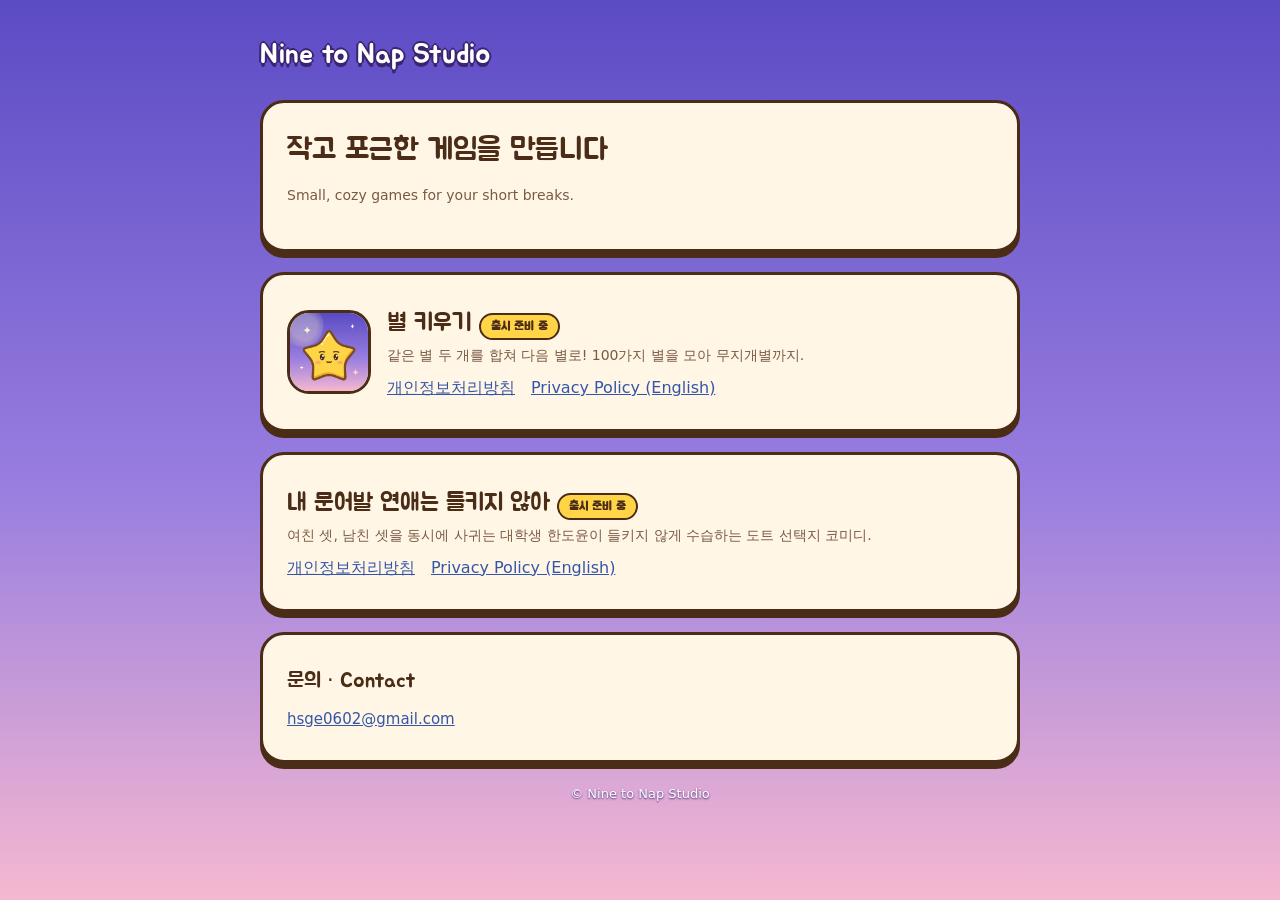
<file: index.html>
<!doctype html>
<html lang="ko">
  <head>
    <meta charset="utf-8" />
    <meta name="viewport" content="width=device-width, initial-scale=1" />
    <title>Nine to Nap Studio</title>
    <meta name="description" content="Nine to Nap Studio — 작고 포근한 모바일 게임을 만듭니다." />
    <link rel="preconnect" href="https://fonts.googleapis.com" />
    <link rel="preconnect" href="https://fonts.gstatic.com" crossorigin />
    <link href="https://fonts.googleapis.com/css2?family=Jua&display=swap" rel="stylesheet" />
    <link rel="stylesheet" href="/style.css" />
  </head>
  <body>
    <a class="brand" href="/">Nine to Nap Studio</a>

    <main>
      <section class="card">
        <h1>작고 포근한 게임을 만듭니다</h1>
        <p class="muted">Small, cozy games for your short breaks.</p>
      </section>

      <section class="card">
        <div class="game">
          <img src="/grow-a-star/icon.png" alt="별 키우기 아이콘" />
          <div>
            <p class="card-title">별 키우기 <span class="badge">출시 준비 중</span></p>
            <p class="muted" style="margin: 0">같은 별 두 개를 합쳐 다음 별로! 100가지 별을 모아 무지개별까지.</p>
            <div class="links">
              <a href="/grow-a-star/privacy.html">개인정보처리방침</a>
              <a href="/grow-a-star/privacy-en.html">Privacy Policy (English)</a>
            </div>
          </div>
        </div>
      </section>

      <section class="card">
        <div class="game">
          <div>
            <p class="card-title">내 문어발 연애는 들키지 않아 <span class="badge">출시 준비 중</span></p>
            <p class="muted" style="margin: 0">여친 셋, 남친 셋을 동시에 사귀는 대학생 한도윤이 들키지 않게 수습하는 도트 선택지 코미디.</p>
            <div class="links">
              <a href="/octopus-love/privacy.html">개인정보처리방침</a>
              <a href="/octopus-love/privacy-en.html">Privacy Policy (English)</a>
            </div>
          </div>
        </div>
      </section>

      <section class="card">
        <h2 style="margin-top: 0">문의 · Contact</h2>
        <p style="margin: 0"><a href="mailto:hsge0602@gmail.com">hsge0602@gmail.com</a></p>
      </section>
    </main>

    <footer>© Nine to Nap Studio</footer>
  </body>
</html>
</file>
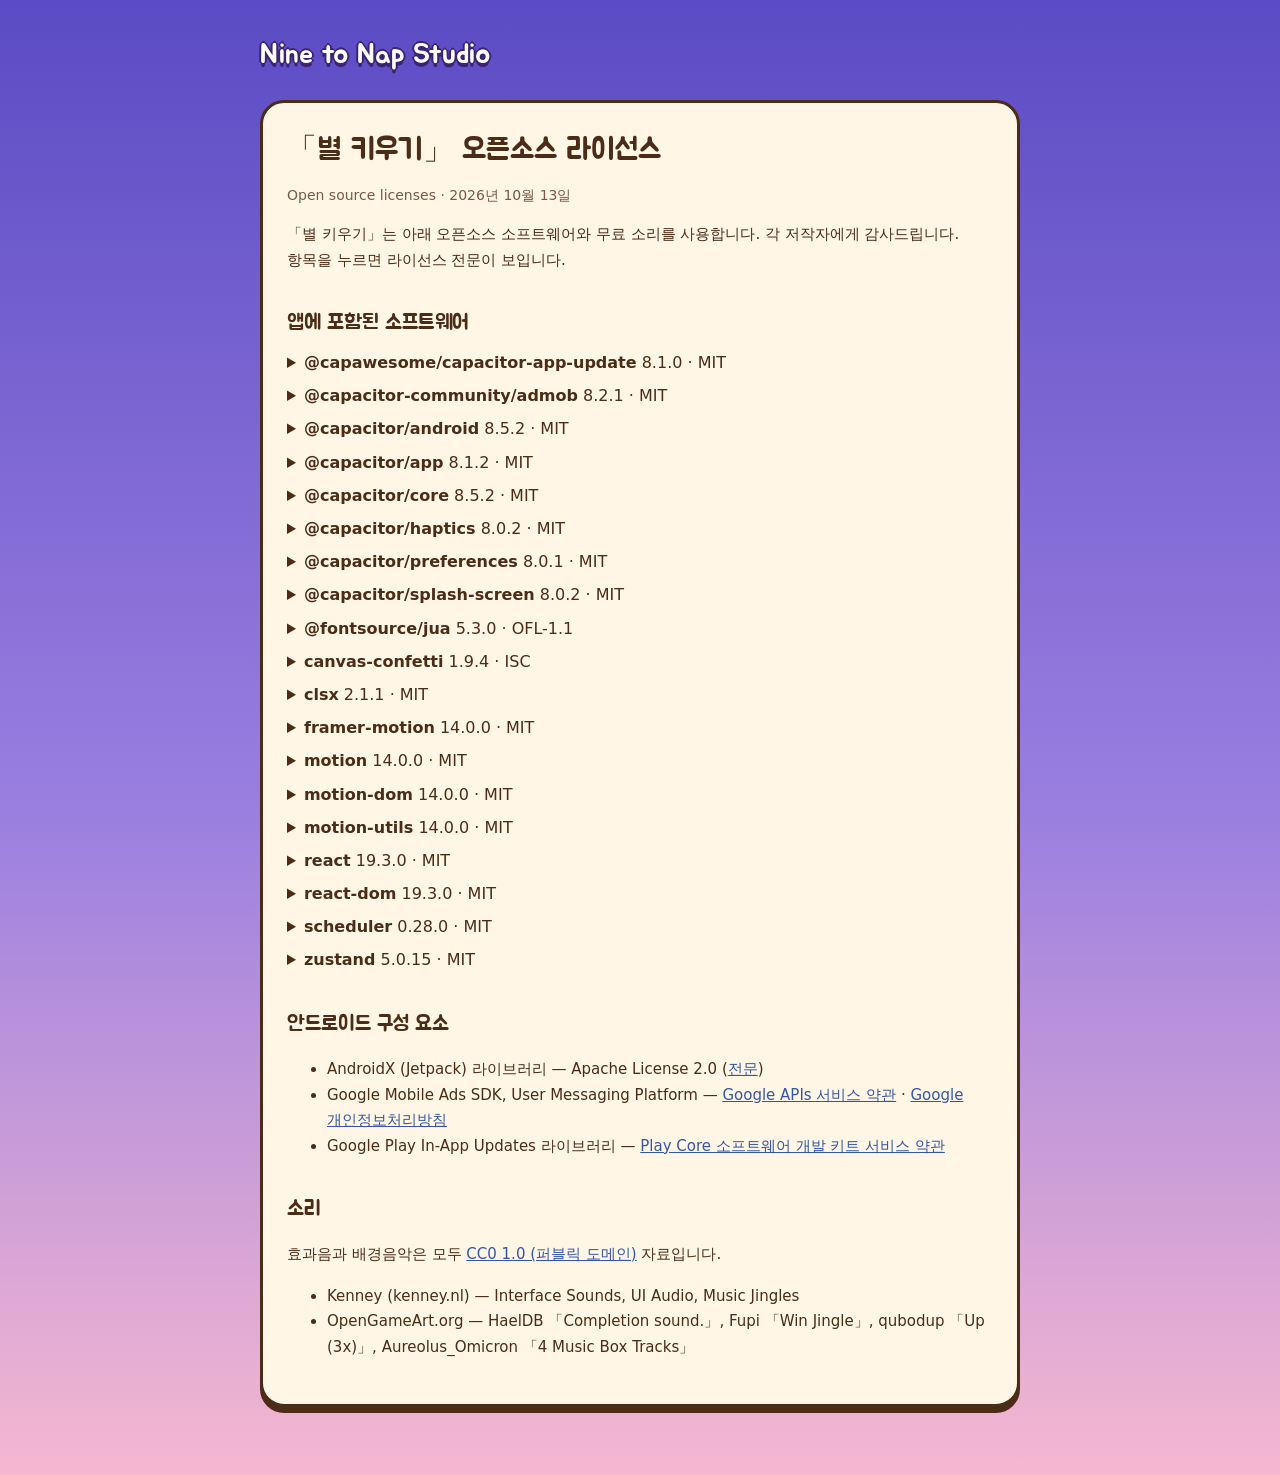
<file: grow-a-star/licenses.html>
<!doctype html>
<html lang="ko">
  <head>
    <meta charset="utf-8" />
    <meta name="viewport" content="width=device-width, initial-scale=1" />
    <title>별 키우기 오픈소스 라이선스 · Nine to Nap Studio</title>
    <link rel="preconnect" href="https://fonts.googleapis.com" />
    <link rel="preconnect" href="https://fonts.gstatic.com" crossorigin />
    <link href="https://fonts.googleapis.com/css2?family=Jua&display=swap" rel="stylesheet" />
    <link rel="stylesheet" href="/style.css" />
    <style>
      details { margin: 6px 0; }
      summary { cursor: pointer; }
      pre { white-space: pre-wrap; word-break: break-word; font-size: 12px; line-height: 1.5; background: rgba(0, 0, 0, 0.04); padding: 10px; border-radius: 8px; }
    </style>
  </head>
  <body>
    <a class="brand" href="/">Nine to Nap Studio</a>

    <main class="card">
      <h1>「별 키우기」 오픈소스 라이선스</h1>
      <p class="muted">Open source licenses · 2026년 10월 13일</p>
      <p>「별 키우기」는 아래 오픈소스 소프트웨어와 무료 소리를 사용합니다. 각 저작자에게 감사드립니다. 항목을 누르면 라이선스 전문이 보입니다.</p>

      <h2>앱에 포함된 소프트웨어</h2>
      <details>
        <summary><strong>@capawesome/capacitor-app-update</strong> 8.1.0 · MIT</summary>
        <pre>MIT License

Copyright (c) 2021 Robin Genz

Permission is hereby granted, free of charge, to any person obtaining a copy
of this software and associated documentation files (the &quot;Software&quot;), to deal
in the Software without restriction, including without limitation the rights
to use, copy, modify, merge, publish, distribute, sublicense, and/or sell
copies of the Software, and to permit persons to whom the Software is
furnished to do so, subject to the following conditions:

The above copyright notice and this permission notice shall be included in all
copies or substantial portions of the Software.

THE SOFTWARE IS PROVIDED &quot;AS IS&quot;, WITHOUT WARRANTY OF ANY KIND, EXPRESS OR
IMPLIED, INCLUDING BUT NOT LIMITED TO THE WARRANTIES OF MERCHANTABILITY,
FITNESS FOR A PARTICULAR PURPOSE AND NONINFRINGEMENT. IN NO EVENT SHALL THE
AUTHORS OR COPYRIGHT HOLDERS BE LIABLE FOR ANY CLAIM, DAMAGES OR OTHER
LIABILITY, WHETHER IN AN ACTION OF CONTRACT, TORT OR OTHERWISE, ARISING FROM,
OUT OF OR IN CONNECTION WITH THE SOFTWARE OR THE USE OR OTHER DEALINGS IN THE
SOFTWARE.</pre>
      </details>
      <details>
        <summary><strong>@capacitor-community/admob</strong> 8.2.1 · MIT</summary>
        <pre>MIT License

Copyright (c) 2021 Capacitor Community

Permission is hereby granted, free of charge, to any person obtaining a copy
of this software and associated documentation files (the &quot;Software&quot;), to deal
in the Software without restriction, including without limitation the rights
to use, copy, modify, merge, publish, distribute, sublicense, and/or sell
copies of the Software, and to permit persons to whom the Software is
furnished to do so, subject to the following conditions:

The above copyright notice and this permission notice shall be included in all
copies or substantial portions of the Software.

THE SOFTWARE IS PROVIDED &quot;AS IS&quot;, WITHOUT WARRANTY OF ANY KIND, EXPRESS OR
IMPLIED, INCLUDING BUT NOT LIMITED TO THE WARRANTIES OF MERCHANTABILITY,
FITNESS FOR A PARTICULAR PURPOSE AND NONINFRINGEMENT. IN NO EVENT SHALL THE
AUTHORS OR COPYRIGHT HOLDERS BE LIABLE FOR ANY CLAIM, DAMAGES OR OTHER
LIABILITY, WHETHER IN AN ACTION OF CONTRACT, TORT OR OTHERWISE, ARISING FROM,
OUT OF OR IN CONNECTION WITH THE SOFTWARE OR THE USE OR OTHER DEALINGS IN THE
SOFTWARE.</pre>
      </details>
      <details>
        <summary><strong>@capacitor/android</strong> 8.5.2 · MIT</summary>
        <pre>MIT License

Copyright (c) 2017-present Drifty Co.

Permission is hereby granted, free of charge, to any person obtaining a copy
of this software and associated documentation files (the &quot;Software&quot;), to deal
in the Software without restriction, including without limitation the rights
to use, copy, modify, merge, publish, distribute, sublicense, and/or sell
copies of the Software, and to permit persons to whom the Software is
furnished to do so, subject to the following conditions:

The above copyright notice and this permission notice shall be included in all
copies or substantial portions of the Software.

THE SOFTWARE IS PROVIDED &quot;AS IS&quot;, WITHOUT WARRANTY OF ANY KIND, EXPRESS OR
IMPLIED, INCLUDING BUT NOT LIMITED TO THE WARRANTIES OF MERCHANTABILITY,
FITNESS FOR A PARTICULAR PURPOSE AND NONINFRINGEMENT. IN NO EVENT SHALL THE
AUTHORS OR COPYRIGHT HOLDERS BE LIABLE FOR ANY CLAIM, DAMAGES OR OTHER
LIABILITY, WHETHER IN AN ACTION OF CONTRACT, TORT OR OTHERWISE, ARISING FROM,
OUT OF OR IN CONNECTION WITH THE SOFTWARE OR THE USE OR OTHER DEALINGS IN THE
SOFTWARE.</pre>
      </details>
      <details>
        <summary><strong>@capacitor/app</strong> 8.1.2 · MIT</summary>
        <pre>Copyright 2020-present Ionic
https://ionic.io

MIT License

Permission is hereby granted, free of charge, to any person obtaining
a copy of this software and associated documentation files (the
&quot;Software&quot;), to deal in the Software without restriction, including
without limitation the rights to use, copy, modify, merge, publish,
distribute, sublicense, and/or sell copies of the Software, and to
permit persons to whom the Software is furnished to do so, subject to
the following conditions:

The above copyright notice and this permission notice shall be
included in all copies or substantial portions of the Software.

THE SOFTWARE IS PROVIDED &quot;AS IS&quot;, WITHOUT WARRANTY OF ANY KIND,
EXPRESS OR IMPLIED, INCLUDING BUT NOT LIMITED TO THE WARRANTIES OF
MERCHANTABILITY, FITNESS FOR A PARTICULAR PURPOSE AND
NONINFRINGEMENT. IN NO EVENT SHALL THE AUTHORS OR COPYRIGHT HOLDERS BE
LIABLE FOR ANY CLAIM, DAMAGES OR OTHER LIABILITY, WHETHER IN AN ACTION
OF CONTRACT, TORT OR OTHERWISE, ARISING FROM, OUT OF OR IN CONNECTION
WITH THE SOFTWARE OR THE USE OR OTHER DEALINGS IN THE SOFTWARE.</pre>
      </details>
      <details>
        <summary><strong>@capacitor/core</strong> 8.5.2 · MIT</summary>
        <pre>MIT License

Copyright (c) 2017-present Drifty Co.

Permission is hereby granted, free of charge, to any person obtaining a copy
of this software and associated documentation files (the &quot;Software&quot;), to deal
in the Software without restriction, including without limitation the rights
to use, copy, modify, merge, publish, distribute, sublicense, and/or sell
copies of the Software, and to permit persons to whom the Software is
furnished to do so, subject to the following conditions:

The above copyright notice and this permission notice shall be included in all
copies or substantial portions of the Software.

THE SOFTWARE IS PROVIDED &quot;AS IS&quot;, WITHOUT WARRANTY OF ANY KIND, EXPRESS OR
IMPLIED, INCLUDING BUT NOT LIMITED TO THE WARRANTIES OF MERCHANTABILITY,
FITNESS FOR A PARTICULAR PURPOSE AND NONINFRINGEMENT. IN NO EVENT SHALL THE
AUTHORS OR COPYRIGHT HOLDERS BE LIABLE FOR ANY CLAIM, DAMAGES OR OTHER
LIABILITY, WHETHER IN AN ACTION OF CONTRACT, TORT OR OTHERWISE, ARISING FROM,
OUT OF OR IN CONNECTION WITH THE SOFTWARE OR THE USE OR OTHER DEALINGS IN THE
SOFTWARE.</pre>
      </details>
      <details>
        <summary><strong>@capacitor/haptics</strong> 8.0.2 · MIT</summary>
        <pre>Copyright 2020-present Ionic
https://ionic.io

MIT License

Permission is hereby granted, free of charge, to any person obtaining
a copy of this software and associated documentation files (the
&quot;Software&quot;), to deal in the Software without restriction, including
without limitation the rights to use, copy, modify, merge, publish,
distribute, sublicense, and/or sell copies of the Software, and to
permit persons to whom the Software is furnished to do so, subject to
the following conditions:

The above copyright notice and this permission notice shall be
included in all copies or substantial portions of the Software.

THE SOFTWARE IS PROVIDED &quot;AS IS&quot;, WITHOUT WARRANTY OF ANY KIND,
EXPRESS OR IMPLIED, INCLUDING BUT NOT LIMITED TO THE WARRANTIES OF
MERCHANTABILITY, FITNESS FOR A PARTICULAR PURPOSE AND
NONINFRINGEMENT. IN NO EVENT SHALL THE AUTHORS OR COPYRIGHT HOLDERS BE
LIABLE FOR ANY CLAIM, DAMAGES OR OTHER LIABILITY, WHETHER IN AN ACTION
OF CONTRACT, TORT OR OTHERWISE, ARISING FROM, OUT OF OR IN CONNECTION
WITH THE SOFTWARE OR THE USE OR OTHER DEALINGS IN THE SOFTWARE.</pre>
      </details>
      <details>
        <summary><strong>@capacitor/preferences</strong> 8.0.1 · MIT</summary>
        <pre>Copyright 2020-present Ionic
https://ionic.io

MIT License

Permission is hereby granted, free of charge, to any person obtaining
a copy of this software and associated documentation files (the
&quot;Software&quot;), to deal in the Software without restriction, including
without limitation the rights to use, copy, modify, merge, publish,
distribute, sublicense, and/or sell copies of the Software, and to
permit persons to whom the Software is furnished to do so, subject to
the following conditions:

The above copyright notice and this permission notice shall be
included in all copies or substantial portions of the Software.

THE SOFTWARE IS PROVIDED &quot;AS IS&quot;, WITHOUT WARRANTY OF ANY KIND,
EXPRESS OR IMPLIED, INCLUDING BUT NOT LIMITED TO THE WARRANTIES OF
MERCHANTABILITY, FITNESS FOR A PARTICULAR PURPOSE AND
NONINFRINGEMENT. IN NO EVENT SHALL THE AUTHORS OR COPYRIGHT HOLDERS BE
LIABLE FOR ANY CLAIM, DAMAGES OR OTHER LIABILITY, WHETHER IN AN ACTION
OF CONTRACT, TORT OR OTHERWISE, ARISING FROM, OUT OF OR IN CONNECTION
WITH THE SOFTWARE OR THE USE OR OTHER DEALINGS IN THE SOFTWARE.</pre>
      </details>
      <details>
        <summary><strong>@capacitor/splash-screen</strong> 8.0.2 · MIT</summary>
        <pre>Copyright 2020-present Ionic
https://ionic.io

MIT License

Permission is hereby granted, free of charge, to any person obtaining
a copy of this software and associated documentation files (the
&quot;Software&quot;), to deal in the Software without restriction, including
without limitation the rights to use, copy, modify, merge, publish,
distribute, sublicense, and/or sell copies of the Software, and to
permit persons to whom the Software is furnished to do so, subject to
the following conditions:

The above copyright notice and this permission notice shall be
included in all copies or substantial portions of the Software.

THE SOFTWARE IS PROVIDED &quot;AS IS&quot;, WITHOUT WARRANTY OF ANY KIND,
EXPRESS OR IMPLIED, INCLUDING BUT NOT LIMITED TO THE WARRANTIES OF
MERCHANTABILITY, FITNESS FOR A PARTICULAR PURPOSE AND
NONINFRINGEMENT. IN NO EVENT SHALL THE AUTHORS OR COPYRIGHT HOLDERS BE
LIABLE FOR ANY CLAIM, DAMAGES OR OTHER LIABILITY, WHETHER IN AN ACTION
OF CONTRACT, TORT OR OTHERWISE, ARISING FROM, OUT OF OR IN CONNECTION
WITH THE SOFTWARE OR THE USE OR OTHER DEALINGS IN THE SOFTWARE.</pre>
      </details>
      <details>
        <summary><strong>@fontsource/jua</strong> 5.3.0 · OFL-1.1</summary>
        <pre>Copyright 2018 The BM JUA Project Authors

This Font Software is licensed under the SIL Open Font License, Version 1.1.
This license is copied below, and is also available with a FAQ at:
http://scripts.sil.org/OFL


-----------------------------------------------------------
SIL OPEN FONT LICENSE Version 1.1 - 26 February 2007
-----------------------------------------------------------

PREAMBLE
The goals of the Open Font License (OFL) are to stimulate worldwide
development of collaborative font projects, to support the font creation
efforts of academic and linguistic communities, and to provide a free and
open framework in which fonts may be shared and improved in partnership
with others.

The OFL allows the licensed fonts to be used, studied, modified and
redistributed freely as long as they are not sold by themselves. The
fonts, including any derivative works, can be bundled, embedded,
redistributed and/or sold with any software provided that any reserved
names are not used by derivative works. The fonts and derivatives,
however, cannot be released under any other type of license. The
requirement for fonts to remain under this license does not apply
to any document created using the fonts or their derivatives.

DEFINITIONS
&quot;Font Software&quot; refers to the set of files released by the Copyright
Holder(s) under this license and clearly marked as such. This may
include source files, build scripts and documentation.

&quot;Reserved Font Name&quot; refers to any names specified as such after the
copyright statement(s).

&quot;Original Version&quot; refers to the collection of Font Software components as
distributed by the Copyright Holder(s).

&quot;Modified Version&quot; refers to any derivative made by adding to, deleting,
or substituting -- in part or in whole -- any of the components of the
Original Version, by changing formats or by porting the Font Software to a
new environment.

&quot;Author&quot; refers to any designer, engineer, programmer, technical
writer or other person who contributed to the Font Software.

PERMISSION &amp; CONDITIONS
Permission is hereby granted, free of charge, to any person obtaining
a copy of the Font Software, to use, study, copy, merge, embed, modify,
redistribute, and sell modified and unmodified copies of the Font
Software, subject to the following conditions:

1) Neither the Font Software nor any of its individual components,
in Original or Modified Versions, may be sold by itself.

2) Original or Modified Versions of the Font Software may be bundled,
redistributed and/or sold with any software, provided that each copy
contains the above copyright notice and this license. These can be
included either as stand-alone text files, human-readable headers or
in the appropriate machine-readable metadata fields within text or
binary files as long as those fields can be easily viewed by the user.

3) No Modified Version of the Font Software may use the Reserved Font
Name(s) unless explicit written permission is granted by the corresponding
Copyright Holder. This restriction only applies to the primary font name as
presented to the users.

4) The name(s) of the Copyright Holder(s) or the Author(s) of the Font
Software shall not be used to promote, endorse or advertise any
Modified Version, except to acknowledge the contribution(s) of the
Copyright Holder(s) and the Author(s) or with their explicit written
permission.

5) The Font Software, modified or unmodified, in part or in whole,
must be distributed entirely under this license, and must not be
distributed under any other license. The requirement for fonts to
remain under this license does not apply to any document created
using the Font Software.

TERMINATION
This license becomes null and void if any of the above conditions are
not met.

DISCLAIMER
THE FONT SOFTWARE IS PROVIDED &quot;AS IS&quot;, WITHOUT WARRANTY OF ANY KIND,
EXPRESS OR IMPLIED, INCLUDING BUT NOT LIMITED TO ANY WARRANTIES OF
MERCHANTABILITY, FITNESS FOR A PARTICULAR PURPOSE AND NONINFRINGEMENT
OF COPYRIGHT, PATENT, TRADEMARK, OR OTHER RIGHT. IN NO EVENT SHALL THE
COPYRIGHT HOLDER BE LIABLE FOR ANY CLAIM, DAMAGES OR OTHER LIABILITY,
INCLUDING ANY GENERAL, SPECIAL, INDIRECT, INCIDENTAL, OR CONSEQUENTIAL
DAMAGES, WHETHER IN AN ACTION OF CONTRACT, TORT OR OTHERWISE, ARISING
FROM, OUT OF THE USE OR INABILITY TO USE THE FONT SOFTWARE OR FROM
OTHER DEALINGS IN THE FONT SOFTWARE.</pre>
      </details>
      <details>
        <summary><strong>canvas-confetti</strong> 1.9.4 · ISC</summary>
        <pre>ISC License

Copyright (c) 2020, Kiril Vatev

Permission to use, copy, modify, and/or distribute this software for any
purpose with or without fee is hereby granted, provided that the above
copyright notice and this permission notice appear in all copies.

THE SOFTWARE IS PROVIDED &quot;AS IS&quot; AND THE AUTHOR DISCLAIMS ALL WARRANTIES
WITH REGARD TO THIS SOFTWARE INCLUDING ALL IMPLIED WARRANTIES OF
MERCHANTABILITY AND FITNESS. IN NO EVENT SHALL THE AUTHOR BE LIABLE FOR
ANY SPECIAL, DIRECT, INDIRECT, OR CONSEQUENTIAL DAMAGES OR ANY DAMAGES
WHATSOEVER RESULTING FROM LOSS OF USE, DATA OR PROFITS, WHETHER IN AN
ACTION OF CONTRACT, NEGLIGENCE OR OTHER TORTIOUS ACTION, ARISING OUT OF
OR IN CONNECTION WITH THE USE OR PERFORMANCE OF THIS SOFTWARE.</pre>
      </details>
      <details>
        <summary><strong>clsx</strong> 2.1.1 · MIT</summary>
        <pre>MIT License

Copyright (c) Luke Edwards &lt;luke.edwards05@gmail.com&gt; (lukeed.com)

Permission is hereby granted, free of charge, to any person obtaining a copy of this software and associated documentation files (the &quot;Software&quot;), to deal in the Software without restriction, including without limitation the rights to use, copy, modify, merge, publish, distribute, sublicense, and/or sell copies of the Software, and to permit persons to whom the Software is furnished to do so, subject to the following conditions:

The above copyright notice and this permission notice shall be included in all copies or substantial portions of the Software.

THE SOFTWARE IS PROVIDED &quot;AS IS&quot;, WITHOUT WARRANTY OF ANY KIND, EXPRESS OR IMPLIED, INCLUDING BUT NOT LIMITED TO THE WARRANTIES OF MERCHANTABILITY, FITNESS FOR A PARTICULAR PURPOSE AND NONINFRINGEMENT. IN NO EVENT SHALL THE AUTHORS OR COPYRIGHT HOLDERS BE LIABLE FOR ANY CLAIM, DAMAGES OR OTHER LIABILITY, WHETHER IN AN ACTION OF CONTRACT, TORT OR OTHERWISE, ARISING FROM, OUT OF OR IN CONNECTION WITH THE SOFTWARE OR THE USE OR OTHER DEALINGS IN THE SOFTWARE.</pre>
      </details>
      <details>
        <summary><strong>framer-motion</strong> 14.0.0 · MIT</summary>
        <pre>The MIT License (MIT)

Copyright (c) 2018 Framer B.V.

Permission is hereby granted, free of charge, to any person obtaining a copy
of this software and associated documentation files (the &quot;Software&quot;), to deal
in the Software without restriction, including without limitation the rights
to use, copy, modify, merge, publish, distribute, sublicense, and/or sell
copies of the Software, and to permit persons to whom the Software is
furnished to do so, subject to the following conditions:

The above copyright notice and this permission notice shall be included in all
copies or substantial portions of the Software.

THE SOFTWARE IS PROVIDED &quot;AS IS&quot;, WITHOUT WARRANTY OF ANY KIND, EXPRESS OR
IMPLIED, INCLUDING BUT NOT LIMITED TO THE WARRANTIES OF MERCHANTABILITY,
FITNESS FOR A PARTICULAR PURPOSE AND NONINFRINGEMENT. IN NO EVENT SHALL THE
AUTHORS OR COPYRIGHT HOLDERS BE LIABLE FOR ANY CLAIM, DAMAGES OR OTHER
LIABILITY, WHETHER IN AN ACTION OF CONTRACT, TORT OR OTHERWISE, ARISING FROM,
OUT OF OR IN CONNECTION WITH THE SOFTWARE OR THE USE OR OTHER DEALINGS IN THE
SOFTWARE.</pre>
      </details>
      <details>
        <summary><strong>motion</strong> 14.0.0 · MIT</summary>
        <pre>The MIT License (MIT)

Copyright (c) 2024 [Motion](https://motion.dev) B.V.

Permission is hereby granted, free of charge, to any person obtaining a copy
of this software and associated documentation files (the &quot;Software&quot;), to deal
in the Software without restriction, including without limitation the rights
to use, copy, modify, merge, publish, distribute, sublicense, and/or sell
copies of the Software, and to permit persons to whom the Software is
furnished to do so, subject to the following conditions:

The above copyright notice and this permission notice shall be included in all
copies or substantial portions of the Software.

THE SOFTWARE IS PROVIDED &quot;AS IS&quot;, WITHOUT WARRANTY OF ANY KIND, EXPRESS OR
IMPLIED, INCLUDING BUT NOT LIMITED TO THE WARRANTIES OF MERCHANTABILITY,
FITNESS FOR A PARTICULAR PURPOSE AND NONINFRINGEMENT. IN NO EVENT SHALL THE
AUTHORS OR COPYRIGHT HOLDERS BE LIABLE FOR ANY CLAIM, DAMAGES OR OTHER
LIABILITY, WHETHER IN AN ACTION OF CONTRACT, TORT OR OTHERWISE, ARISING FROM,
OUT OF OR IN CONNECTION WITH THE SOFTWARE OR THE USE OR OTHER DEALINGS IN THE
SOFTWARE.</pre>
      </details>
      <details>
        <summary><strong>motion-dom</strong> 14.0.0 · MIT</summary>
        <pre>The MIT License (MIT)

Copyright (c) 2024 [Motion](https://motion.dev) B.V.

Permission is hereby granted, free of charge, to any person obtaining a copy
of this software and associated documentation files (the &quot;Software&quot;), to deal
in the Software without restriction, including without limitation the rights
to use, copy, modify, merge, publish, distribute, sublicense, and/or sell
copies of the Software, and to permit persons to whom the Software is
furnished to do so, subject to the following conditions:

The above copyright notice and this permission notice shall be included in all
copies or substantial portions of the Software.

THE SOFTWARE IS PROVIDED &quot;AS IS&quot;, WITHOUT WARRANTY OF ANY KIND, EXPRESS OR
IMPLIED, INCLUDING BUT NOT LIMITED TO THE WARRANTIES OF MERCHANTABILITY,
FITNESS FOR A PARTICULAR PURPOSE AND NONINFRINGEMENT. IN NO EVENT SHALL THE
AUTHORS OR COPYRIGHT HOLDERS BE LIABLE FOR ANY CLAIM, DAMAGES OR OTHER
LIABILITY, WHETHER IN AN ACTION OF CONTRACT, TORT OR OTHERWISE, ARISING FROM,
OUT OF OR IN CONNECTION WITH THE SOFTWARE OR THE USE OR OTHER DEALINGS IN THE
SOFTWARE.</pre>
      </details>
      <details>
        <summary><strong>motion-utils</strong> 14.0.0 · MIT</summary>
        <pre>The MIT License (MIT)

Copyright (c) 2024 [Motion](https://motion.dev) B.V.

Permission is hereby granted, free of charge, to any person obtaining a copy
of this software and associated documentation files (the &quot;Software&quot;), to deal
in the Software without restriction, including without limitation the rights
to use, copy, modify, merge, publish, distribute, sublicense, and/or sell
copies of the Software, and to permit persons to whom the Software is
furnished to do so, subject to the following conditions:

The above copyright notice and this permission notice shall be included in all
copies or substantial portions of the Software.

THE SOFTWARE IS PROVIDED &quot;AS IS&quot;, WITHOUT WARRANTY OF ANY KIND, EXPRESS OR
IMPLIED, INCLUDING BUT NOT LIMITED TO THE WARRANTIES OF MERCHANTABILITY,
FITNESS FOR A PARTICULAR PURPOSE AND NONINFRINGEMENT. IN NO EVENT SHALL THE
AUTHORS OR COPYRIGHT HOLDERS BE LIABLE FOR ANY CLAIM, DAMAGES OR OTHER
LIABILITY, WHETHER IN AN ACTION OF CONTRACT, TORT OR OTHERWISE, ARISING FROM,
OUT OF OR IN CONNECTION WITH THE SOFTWARE OR THE USE OR OTHER DEALINGS IN THE
SOFTWARE.</pre>
      </details>
      <details>
        <summary><strong>react</strong> 19.3.0 · MIT</summary>
        <pre>MIT License

Copyright (c) Meta Platforms, Inc. and affiliates.

Permission is hereby granted, free of charge, to any person obtaining a copy
of this software and associated documentation files (the &quot;Software&quot;), to deal
in the Software without restriction, including without limitation the rights
to use, copy, modify, merge, publish, distribute, sublicense, and/or sell
copies of the Software, and to permit persons to whom the Software is
furnished to do so, subject to the following conditions:

The above copyright notice and this permission notice shall be included in all
copies or substantial portions of the Software.

THE SOFTWARE IS PROVIDED &quot;AS IS&quot;, WITHOUT WARRANTY OF ANY KIND, EXPRESS OR
IMPLIED, INCLUDING BUT NOT LIMITED TO THE WARRANTIES OF MERCHANTABILITY,
FITNESS FOR A PARTICULAR PURPOSE AND NONINFRINGEMENT. IN NO EVENT SHALL THE
AUTHORS OR COPYRIGHT HOLDERS BE LIABLE FOR ANY CLAIM, DAMAGES OR OTHER
LIABILITY, WHETHER IN AN ACTION OF CONTRACT, TORT OR OTHERWISE, ARISING FROM,
OUT OF OR IN CONNECTION WITH THE SOFTWARE OR THE USE OR OTHER DEALINGS IN THE
SOFTWARE.</pre>
      </details>
      <details>
        <summary><strong>react-dom</strong> 19.3.0 · MIT</summary>
        <pre>MIT License

Copyright (c) Meta Platforms, Inc. and affiliates.

Permission is hereby granted, free of charge, to any person obtaining a copy
of this software and associated documentation files (the &quot;Software&quot;), to deal
in the Software without restriction, including without limitation the rights
to use, copy, modify, merge, publish, distribute, sublicense, and/or sell
copies of the Software, and to permit persons to whom the Software is
furnished to do so, subject to the following conditions:

The above copyright notice and this permission notice shall be included in all
copies or substantial portions of the Software.

THE SOFTWARE IS PROVIDED &quot;AS IS&quot;, WITHOUT WARRANTY OF ANY KIND, EXPRESS OR
IMPLIED, INCLUDING BUT NOT LIMITED TO THE WARRANTIES OF MERCHANTABILITY,
FITNESS FOR A PARTICULAR PURPOSE AND NONINFRINGEMENT. IN NO EVENT SHALL THE
AUTHORS OR COPYRIGHT HOLDERS BE LIABLE FOR ANY CLAIM, DAMAGES OR OTHER
LIABILITY, WHETHER IN AN ACTION OF CONTRACT, TORT OR OTHERWISE, ARISING FROM,
OUT OF OR IN CONNECTION WITH THE SOFTWARE OR THE USE OR OTHER DEALINGS IN THE
SOFTWARE.</pre>
      </details>
      <details>
        <summary><strong>scheduler</strong> 0.28.0 · MIT</summary>
        <pre>MIT License

Copyright (c) Meta Platforms, Inc. and affiliates.

Permission is hereby granted, free of charge, to any person obtaining a copy
of this software and associated documentation files (the &quot;Software&quot;), to deal
in the Software without restriction, including without limitation the rights
to use, copy, modify, merge, publish, distribute, sublicense, and/or sell
copies of the Software, and to permit persons to whom the Software is
furnished to do so, subject to the following conditions:

The above copyright notice and this permission notice shall be included in all
copies or substantial portions of the Software.

THE SOFTWARE IS PROVIDED &quot;AS IS&quot;, WITHOUT WARRANTY OF ANY KIND, EXPRESS OR
IMPLIED, INCLUDING BUT NOT LIMITED TO THE WARRANTIES OF MERCHANTABILITY,
FITNESS FOR A PARTICULAR PURPOSE AND NONINFRINGEMENT. IN NO EVENT SHALL THE
AUTHORS OR COPYRIGHT HOLDERS BE LIABLE FOR ANY CLAIM, DAMAGES OR OTHER
LIABILITY, WHETHER IN AN ACTION OF CONTRACT, TORT OR OTHERWISE, ARISING FROM,
OUT OF OR IN CONNECTION WITH THE SOFTWARE OR THE USE OR OTHER DEALINGS IN THE
SOFTWARE.</pre>
      </details>
      <details>
        <summary><strong>zustand</strong> 5.0.15 · MIT</summary>
        <pre>MIT License

Copyright (c) 2019 Paul Henschel

Permission is hereby granted, free of charge, to any person obtaining a copy
of this software and associated documentation files (the &quot;Software&quot;), to deal
in the Software without restriction, including without limitation the rights
to use, copy, modify, merge, publish, distribute, sublicense, and/or sell
copies of the Software, and to permit persons to whom the Software is
furnished to do so, subject to the following conditions:

The above copyright notice and this permission notice shall be included in all
copies or substantial portions of the Software.

THE SOFTWARE IS PROVIDED &quot;AS IS&quot;, WITHOUT WARRANTY OF ANY KIND, EXPRESS OR
IMPLIED, INCLUDING BUT NOT LIMITED TO THE WARRANTIES OF MERCHANTABILITY,
FITNESS FOR A PARTICULAR PURPOSE AND NONINFRINGEMENT. IN NO EVENT SHALL THE
AUTHORS OR COPYRIGHT HOLDERS BE LIABLE FOR ANY CLAIM, DAMAGES OR OTHER
LIABILITY, WHETHER IN AN ACTION OF CONTRACT, TORT OR OTHERWISE, ARISING FROM,
OUT OF OR IN CONNECTION WITH THE SOFTWARE OR THE USE OR OTHER DEALINGS IN THE
SOFTWARE.</pre>
      </details>

      <h2>안드로이드 구성 요소</h2>
      <ul>
        <li>AndroidX (Jetpack) 라이브러리 — Apache License 2.0 (<a href="https://www.apache.org/licenses/LICENSE-2.0">전문</a>)</li>
        <li>Google Mobile Ads SDK, User Messaging Platform — <a href="https://developers.google.com/terms">Google APIs 서비스 약관</a> · <a href="https://policies.google.com/privacy">Google 개인정보처리방침</a></li>
        <li>Google Play In-App Updates 라이브러리 — <a href="https://developer.android.com/guide/playcore/license">Play Core 소프트웨어 개발 키트 서비스 약관</a></li>
      </ul>

      <h2>소리</h2>
      <p>효과음과 배경음악은 모두 <a href="https://creativecommons.org/publicdomain/zero/1.0/">CC0 1.0 (퍼블릭 도메인)</a> 자료입니다.</p>
      <ul>
        <li>Kenney (kenney.nl) — Interface Sounds, UI Audio, Music Jingles</li>
        <li>OpenGameArt.org — HaelDB 「Completion sound.」, Fupi 「Win Jingle」, qubodup 「Up (3x)」, Aureolus_Omicron 「4 Music Box Tracks」</li>
      </ul>
    </main>
  </body>
</html>
</file>
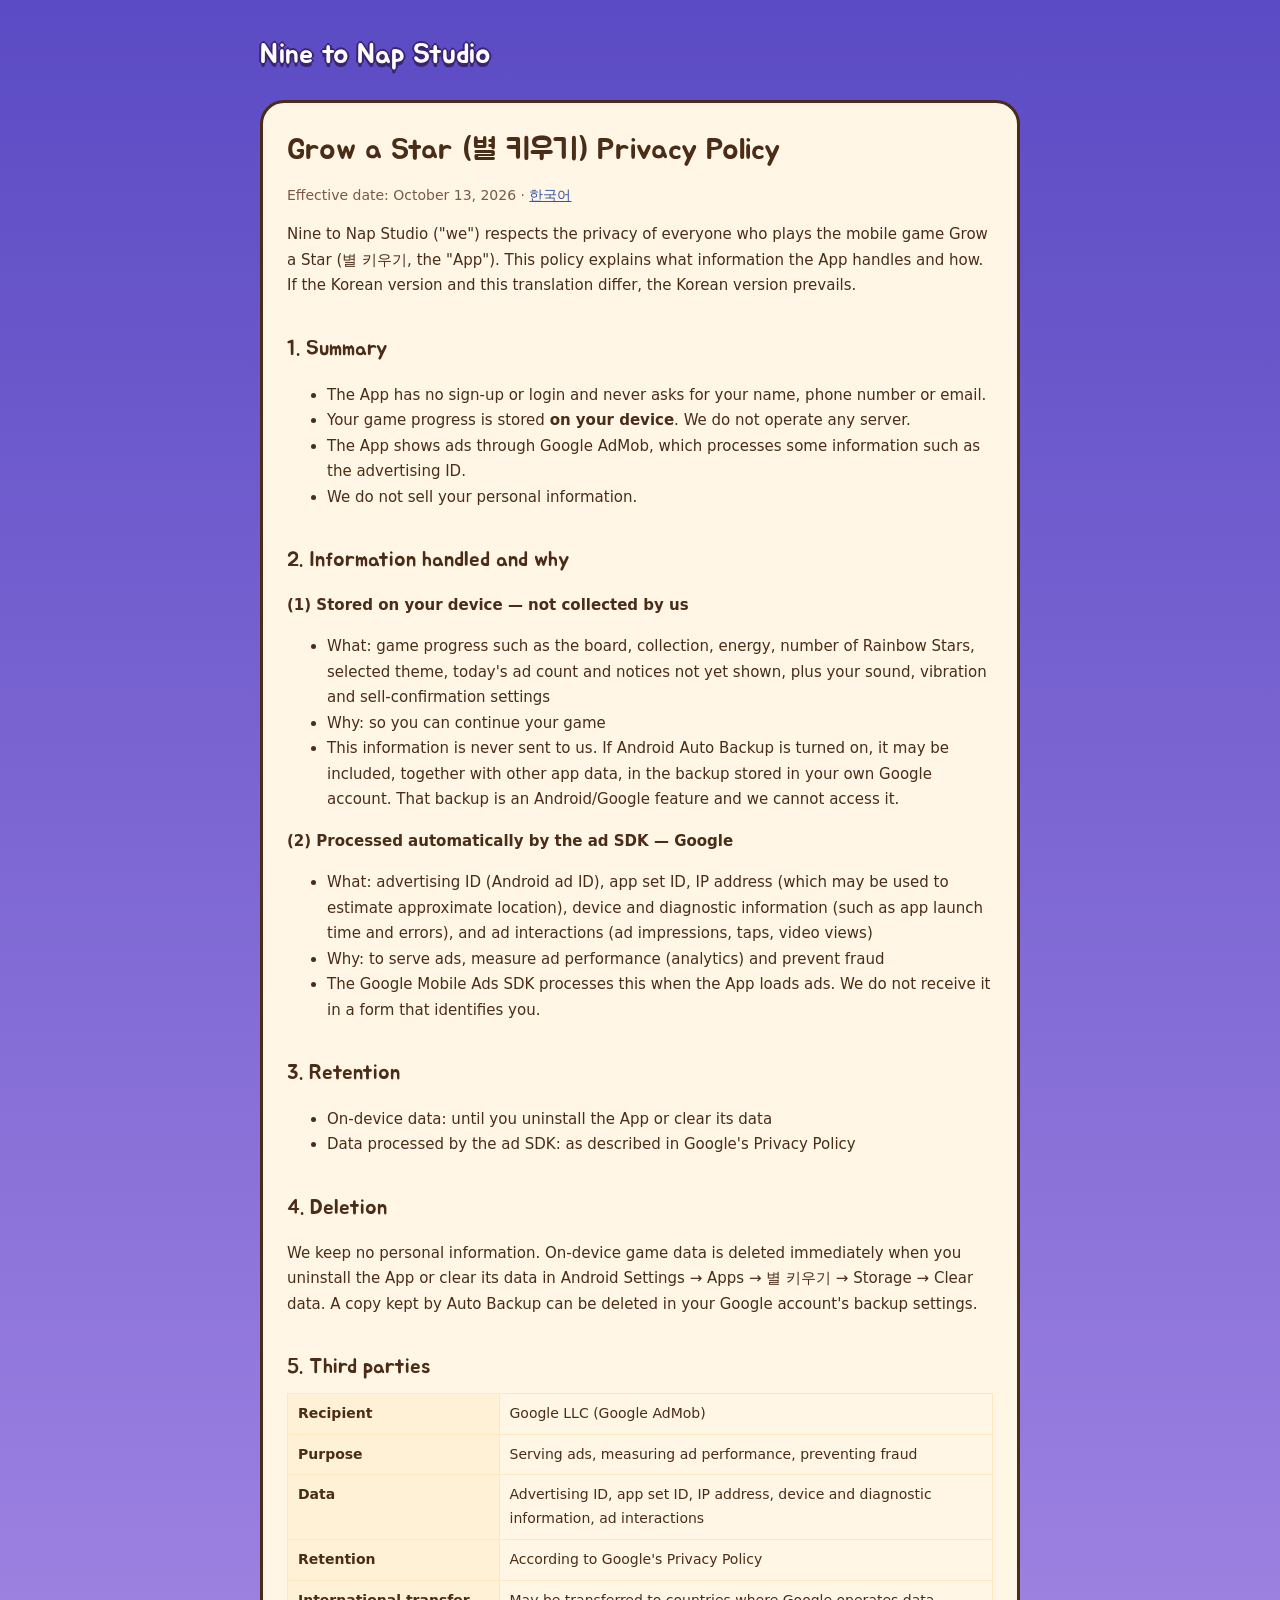
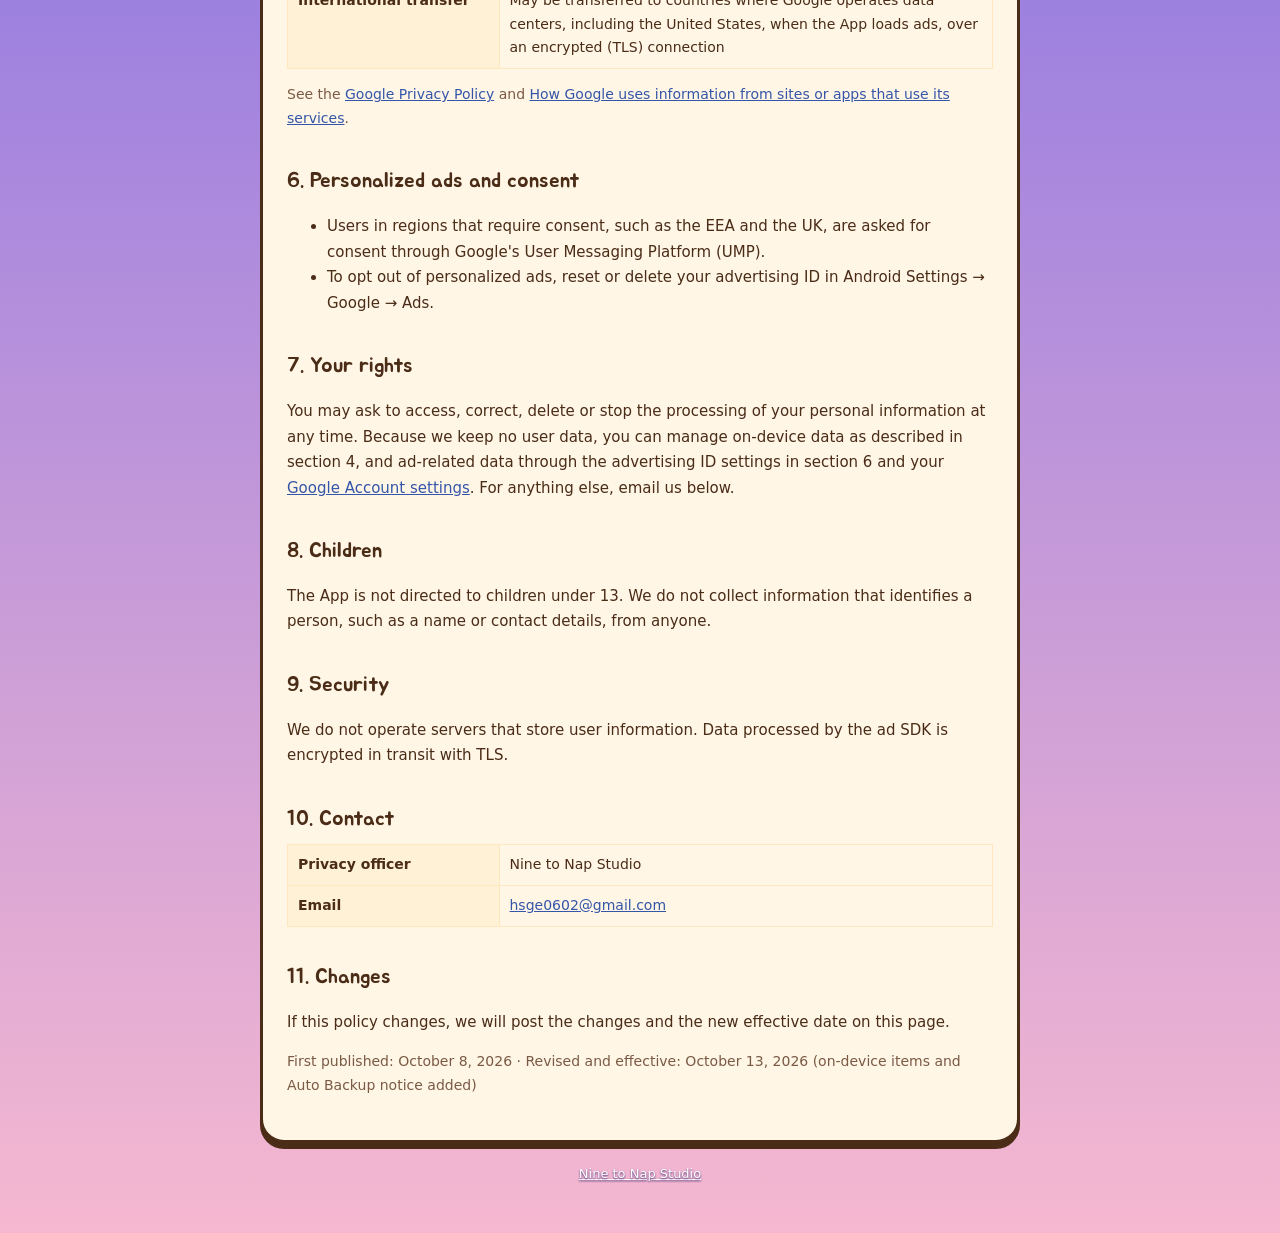
<file: grow-a-star/privacy-en.html>
<!doctype html>
<html lang="en">
  <head>
    <meta charset="utf-8" />
    <meta name="viewport" content="width=device-width, initial-scale=1" />
    <title>Grow a Star Privacy Policy · Nine to Nap Studio</title>
    <link rel="preconnect" href="https://fonts.googleapis.com" />
    <link rel="preconnect" href="https://fonts.gstatic.com" crossorigin />
    <link href="https://fonts.googleapis.com/css2?family=Jua&display=swap" rel="stylesheet" />
    <link rel="stylesheet" href="/style.css" />
  </head>
  <body>
    <a class="brand" href="/">Nine to Nap Studio</a>

    <main class="card">
      <h1>Grow a Star (별 키우기) Privacy Policy</h1>
      <p class="muted">Effective date: October 13, 2026 · <a href="/grow-a-star/privacy.html">한국어</a></p>

      <p>
        Nine to Nap Studio ("we") respects the privacy of everyone who plays the mobile game Grow a Star (별 키우기, the "App"). This policy explains what
        information the App handles and how. If the Korean version and this translation differ, the Korean version prevails.
      </p>

      <h2>1. Summary</h2>
      <ul>
        <li>The App has no sign-up or login and never asks for your name, phone number or email.</li>
        <li>Your game progress is stored <strong>on your device</strong>. We do not operate any server.</li>
        <li>The App shows ads through Google AdMob, which processes some information such as the advertising ID.</li>
        <li>We do not sell your personal information.</li>
      </ul>

      <h2>2. Information handled and why</h2>
      <p><strong>(1) Stored on your device — not collected by us</strong></p>
      <ul>
        <li>What: game progress such as the board, collection, energy, number of Rainbow Stars, selected theme, today's ad count and notices not yet shown, plus your sound, vibration and sell-confirmation settings</li>
        <li>Why: so you can continue your game</li>
        <li>This information is never sent to us. If Android Auto Backup is turned on, it may be included, together with other app data, in the backup stored in your own Google account. That backup is an Android/Google feature and we cannot access it.</li>
      </ul>
      <p><strong>(2) Processed automatically by the ad SDK — Google</strong></p>
      <ul>
        <li>
          What: advertising ID (Android ad ID), app set ID, IP address (which may be used to estimate approximate location), device and diagnostic
          information (such as app launch time and errors), and ad interactions (ad impressions, taps, video views)
        </li>
        <li>Why: to serve ads, measure ad performance (analytics) and prevent fraud</li>
        <li>The Google Mobile Ads SDK processes this when the App loads ads. We do not receive it in a form that identifies you.</li>
      </ul>

      <h2>3. Retention</h2>
      <ul>
        <li>On-device data: until you uninstall the App or clear its data</li>
        <li>Data processed by the ad SDK: as described in Google's Privacy Policy</li>
      </ul>

      <h2>4. Deletion</h2>
      <p>
        We keep no personal information. On-device game data is deleted immediately when you uninstall the App or clear its data in Android Settings
        → Apps → 별 키우기 → Storage → Clear data. A copy kept by Auto Backup can be deleted in your Google account's backup settings.
      </p>

      <h2>5. Third parties</h2>
      <table>
        <tr>
          <th>Recipient</th>
          <td>Google LLC (Google AdMob)</td>
        </tr>
        <tr>
          <th>Purpose</th>
          <td>Serving ads, measuring ad performance, preventing fraud</td>
        </tr>
        <tr>
          <th>Data</th>
          <td>Advertising ID, app set ID, IP address, device and diagnostic information, ad interactions</td>
        </tr>
        <tr>
          <th>Retention</th>
          <td>According to Google's Privacy Policy</td>
        </tr>
        <tr>
          <th>International transfer</th>
          <td>May be transferred to countries where Google operates data centers, including the United States, when the App loads ads, over an encrypted (TLS) connection</td>
        </tr>
      </table>
      <p class="muted">
        See the <a href="https://policies.google.com/privacy" rel="noopener">Google Privacy Policy</a> and
        <a href="https://policies.google.com/technologies/partner-sites" rel="noopener">How Google uses information from sites or apps that use its services</a>.
      </p>

      <h2>6. Personalized ads and consent</h2>
      <ul>
        <li>Users in regions that require consent, such as the EEA and the UK, are asked for consent through Google's User Messaging Platform (UMP).</li>
        <li>To opt out of personalized ads, reset or delete your advertising ID in Android Settings → Google → Ads.</li>
      </ul>

      <h2>7. Your rights</h2>
      <p>
        You may ask to access, correct, delete or stop the processing of your personal information at any time. Because we keep no user data, you can
        manage on-device data as described in section 4, and ad-related data through the advertising ID settings in section 6 and your
        <a href="https://myaccount.google.com/" rel="noopener">Google Account settings</a>. For anything else, email us below.
      </p>

      <h2>8. Children</h2>
      <p>The App is not directed to children under 13. We do not collect information that identifies a person, such as a name or contact details, from anyone.</p>

      <h2>9. Security</h2>
      <p>We do not operate servers that store user information. Data processed by the ad SDK is encrypted in transit with TLS.</p>

      <h2>10. Contact</h2>
      <table>
        <tr>
          <th>Privacy officer</th>
          <td>Nine to Nap Studio</td>
        </tr>
        <tr>
          <th>Email</th>
          <td><a href="mailto:hsge0602@gmail.com">hsge0602@gmail.com</a></td>
        </tr>
      </table>

      <h2>11. Changes</h2>
      <p>If this policy changes, we will post the changes and the new effective date on this page.</p>
      <p class="muted">First published: October 8, 2026 · Revised and effective: October 13, 2026 (on-device items and Auto Backup notice added)</p>
    </main>

    <footer><a href="/">Nine to Nap Studio</a></footer>
  </body>
</html>
</file>
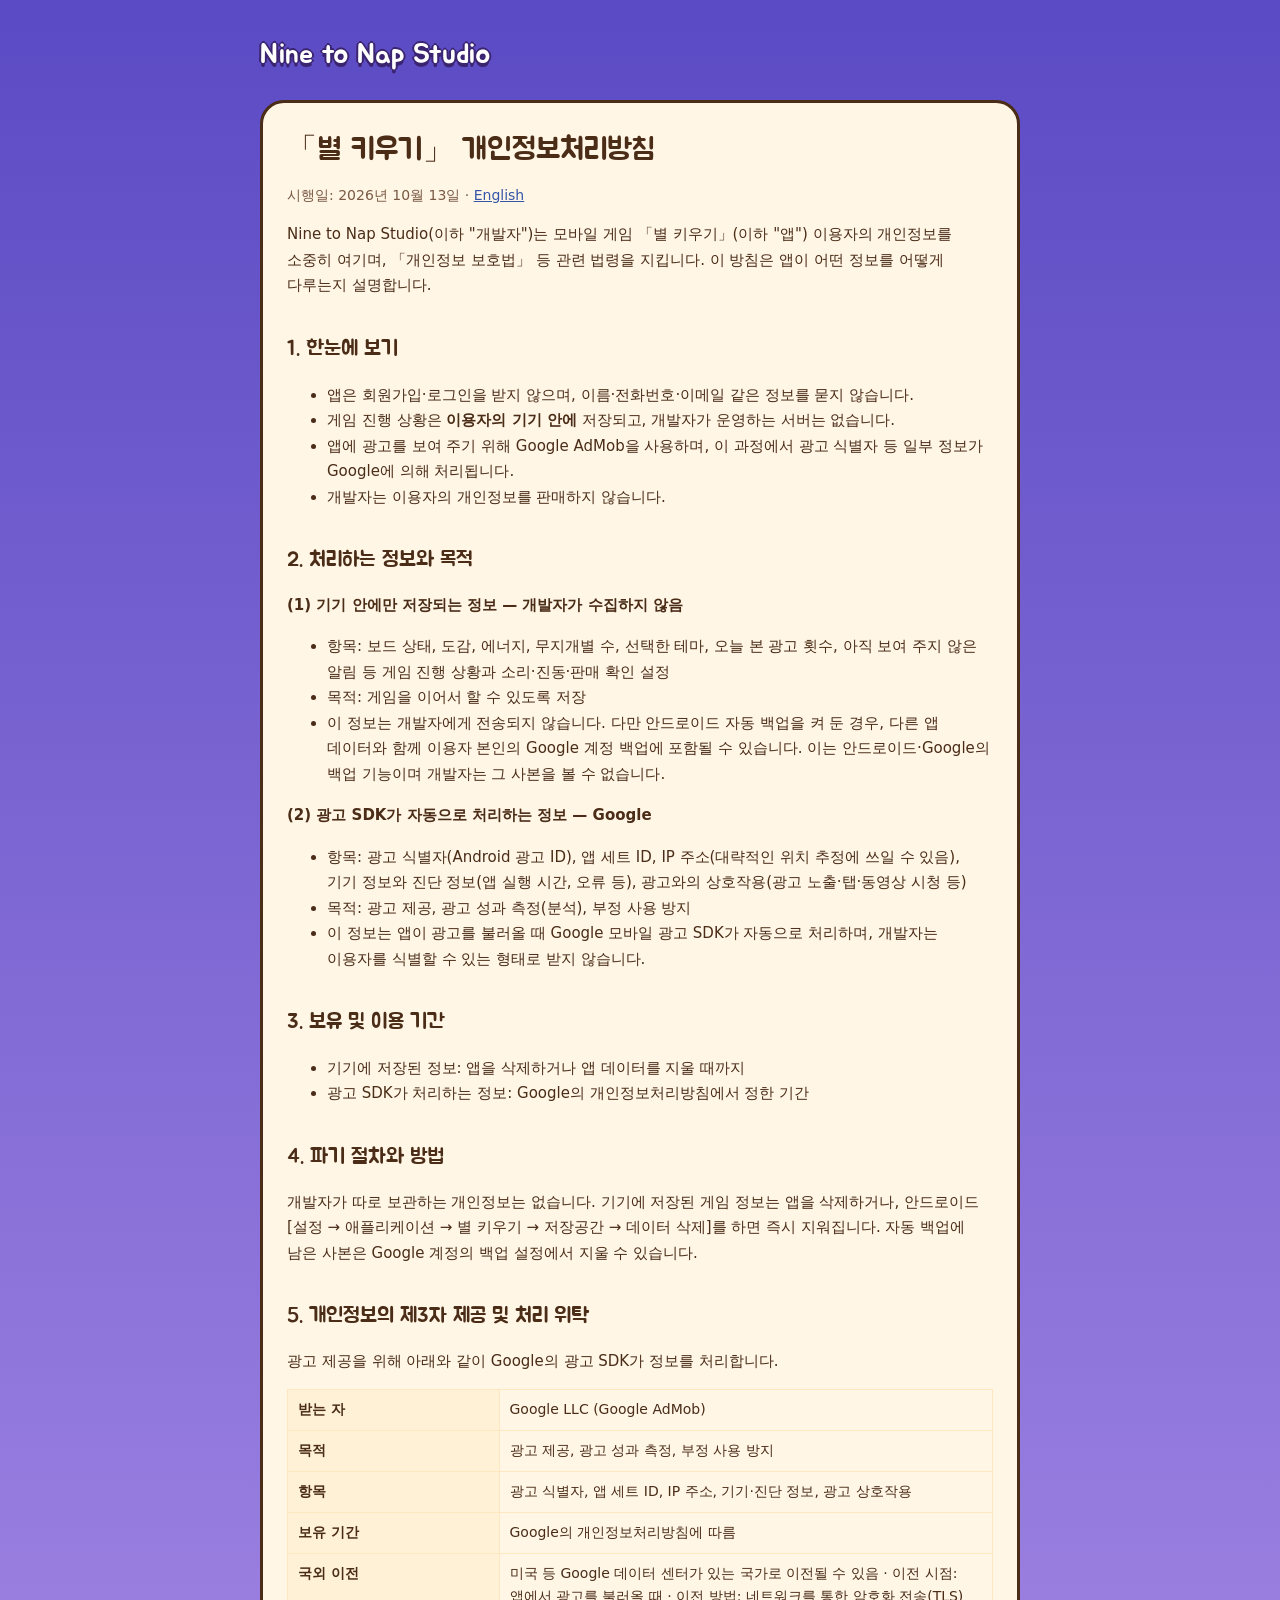
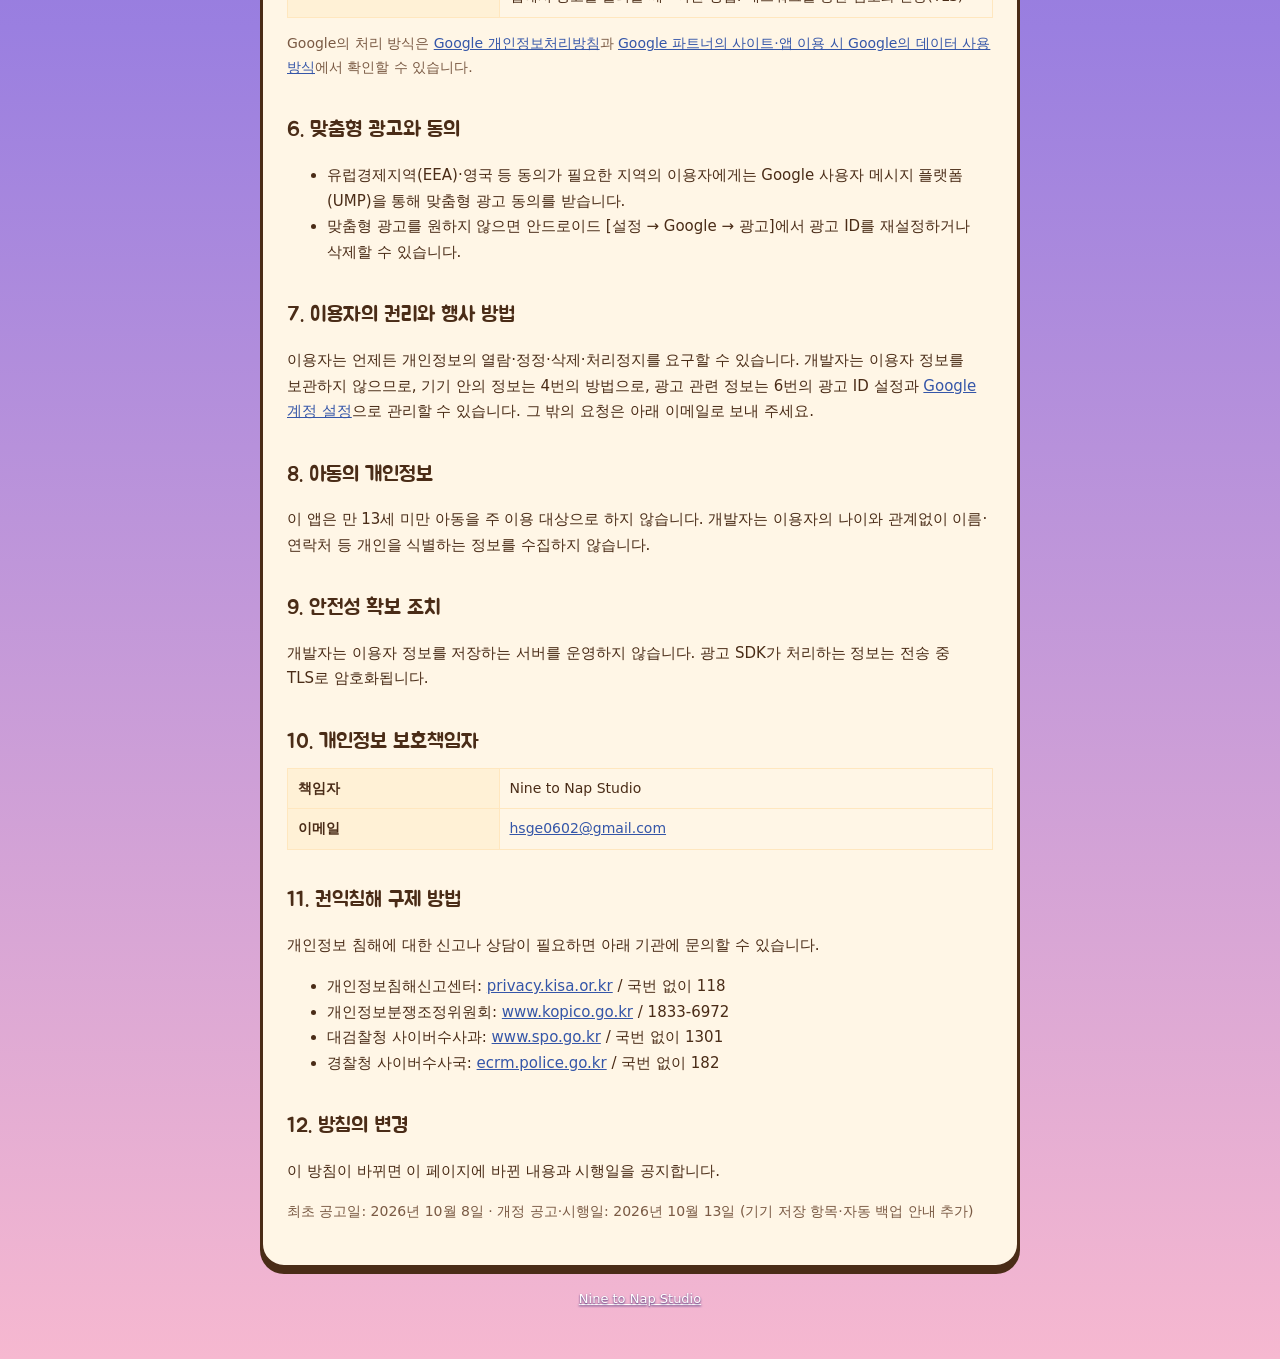
<file: grow-a-star/privacy.html>
<!doctype html>
<html lang="ko">
  <head>
    <meta charset="utf-8" />
    <meta name="viewport" content="width=device-width, initial-scale=1" />
    <title>별 키우기 개인정보처리방침 · Nine to Nap Studio</title>
    <link rel="preconnect" href="https://fonts.googleapis.com" />
    <link rel="preconnect" href="https://fonts.gstatic.com" crossorigin />
    <link href="https://fonts.googleapis.com/css2?family=Jua&display=swap" rel="stylesheet" />
    <link rel="stylesheet" href="/style.css" />
  </head>
  <body>
    <a class="brand" href="/">Nine to Nap Studio</a>

    <main class="card">
      <h1>「별 키우기」 개인정보처리방침</h1>
      <p class="muted">시행일: 2026년 10월 13일 · <a href="/grow-a-star/privacy-en.html">English</a></p>

      <p>
        Nine to Nap Studio(이하 "개발자")는 모바일 게임 「별 키우기」(이하 "앱") 이용자의 개인정보를 소중히 여기며,
        「개인정보 보호법」 등 관련 법령을 지킵니다. 이 방침은 앱이 어떤 정보를 어떻게 다루는지 설명합니다.
      </p>

      <h2>1. 한눈에 보기</h2>
      <ul>
        <li>앱은 회원가입·로그인을 받지 않으며, 이름·전화번호·이메일 같은 정보를 묻지 않습니다.</li>
        <li>게임 진행 상황은 <strong>이용자의 기기 안에</strong> 저장되고, 개발자가 운영하는 서버는 없습니다.</li>
        <li>앱에 광고를 보여 주기 위해 Google AdMob을 사용하며, 이 과정에서 광고 식별자 등 일부 정보가 Google에 의해 처리됩니다.</li>
        <li>개발자는 이용자의 개인정보를 판매하지 않습니다.</li>
      </ul>

      <h2>2. 처리하는 정보와 목적</h2>
      <p><strong>(1) 기기 안에만 저장되는 정보 — 개발자가 수집하지 않음</strong></p>
      <ul>
        <li>항목: 보드 상태, 도감, 에너지, 무지개별 수, 선택한 테마, 오늘 본 광고 횟수, 아직 보여 주지 않은 알림 등 게임 진행 상황과 소리·진동·판매 확인 설정</li>
        <li>목적: 게임을 이어서 할 수 있도록 저장</li>
        <li>이 정보는 개발자에게 전송되지 않습니다. 다만 안드로이드 자동 백업을 켜 둔 경우, 다른 앱 데이터와 함께 이용자 본인의 Google 계정 백업에 포함될 수 있습니다. 이는 안드로이드·Google의 백업 기능이며 개발자는 그 사본을 볼 수 없습니다.</li>
      </ul>
      <p><strong>(2) 광고 SDK가 자동으로 처리하는 정보 — Google</strong></p>
      <ul>
        <li>
          항목: 광고 식별자(Android 광고 ID), 앱 세트 ID, IP 주소(대략적인 위치 추정에 쓰일 수 있음), 기기 정보와 진단 정보(앱 실행 시간,
          오류 등), 광고와의 상호작용(광고 노출·탭·동영상 시청 등)
        </li>
        <li>목적: 광고 제공, 광고 성과 측정(분석), 부정 사용 방지</li>
        <li>이 정보는 앱이 광고를 불러올 때 Google 모바일 광고 SDK가 자동으로 처리하며, 개발자는 이용자를 식별할 수 있는 형태로 받지 않습니다.</li>
      </ul>

      <h2>3. 보유 및 이용 기간</h2>
      <ul>
        <li>기기에 저장된 정보: 앱을 삭제하거나 앱 데이터를 지울 때까지</li>
        <li>광고 SDK가 처리하는 정보: Google의 개인정보처리방침에서 정한 기간</li>
      </ul>

      <h2>4. 파기 절차와 방법</h2>
      <p>
        개발자가 따로 보관하는 개인정보는 없습니다. 기기에 저장된 게임 정보는 앱을 삭제하거나, 안드로이드 [설정 → 애플리케이션 → 별 키우기 →
        저장공간 → 데이터 삭제]를 하면 즉시 지워집니다. 자동 백업에 남은 사본은 Google 계정의 백업 설정에서 지울 수 있습니다.
      </p>

      <h2>5. 개인정보의 제3자 제공 및 처리 위탁</h2>
      <p>광고 제공을 위해 아래와 같이 Google의 광고 SDK가 정보를 처리합니다.</p>
      <table>
        <tr>
          <th>받는 자</th>
          <td>Google LLC (Google AdMob)</td>
        </tr>
        <tr>
          <th>목적</th>
          <td>광고 제공, 광고 성과 측정, 부정 사용 방지</td>
        </tr>
        <tr>
          <th>항목</th>
          <td>광고 식별자, 앱 세트 ID, IP 주소, 기기·진단 정보, 광고 상호작용</td>
        </tr>
        <tr>
          <th>보유 기간</th>
          <td>Google의 개인정보처리방침에 따름</td>
        </tr>
        <tr>
          <th>국외 이전</th>
          <td>
            미국 등 Google 데이터 센터가 있는 국가로 이전될 수 있음 · 이전 시점: 앱에서 광고를 불러올 때 · 이전 방법: 네트워크를 통한 암호화
            전송(TLS)
          </td>
        </tr>
      </table>
      <p class="muted">
        Google의 처리 방식은
        <a href="https://policies.google.com/privacy?hl=ko" rel="noopener">Google 개인정보처리방침</a>과
        <a href="https://policies.google.com/technologies/partner-sites?hl=ko" rel="noopener">Google 파트너의 사이트·앱 이용 시 Google의 데이터 사용 방식</a>에서
        확인할 수 있습니다.
      </p>

      <h2>6. 맞춤형 광고와 동의</h2>
      <ul>
        <li>유럽경제지역(EEA)·영국 등 동의가 필요한 지역의 이용자에게는 Google 사용자 메시지 플랫폼(UMP)을 통해 맞춤형 광고 동의를 받습니다.</li>
        <li>맞춤형 광고를 원하지 않으면 안드로이드 [설정 → Google → 광고]에서 광고 ID를 재설정하거나 삭제할 수 있습니다.</li>
      </ul>

      <h2>7. 이용자의 권리와 행사 방법</h2>
      <p>
        이용자는 언제든 개인정보의 열람·정정·삭제·처리정지를 요구할 수 있습니다. 개발자는 이용자 정보를 보관하지 않으므로, 기기 안의 정보는
        4번의 방법으로, 광고 관련 정보는 6번의 광고 ID 설정과 <a href="https://myaccount.google.com/" rel="noopener">Google 계정 설정</a>으로 관리할
        수 있습니다. 그 밖의 요청은 아래 이메일로 보내 주세요.
      </p>

      <h2>8. 아동의 개인정보</h2>
      <p>
        이 앱은 만 13세 미만 아동을 주 이용 대상으로 하지 않습니다. 개발자는 이용자의 나이와 관계없이 이름·연락처 등 개인을 식별하는 정보를
        수집하지 않습니다.
      </p>

      <h2>9. 안전성 확보 조치</h2>
      <p>
        개발자는 이용자 정보를 저장하는 서버를 운영하지 않습니다. 광고 SDK가 처리하는 정보는 전송 중 TLS로 암호화됩니다.
      </p>

      <h2>10. 개인정보 보호책임자</h2>
      <table>
        <tr>
          <th>책임자</th>
          <td>Nine to Nap Studio</td>
        </tr>
        <tr>
          <th>이메일</th>
          <td><a href="mailto:hsge0602@gmail.com">hsge0602@gmail.com</a></td>
        </tr>
      </table>

      <h2>11. 권익침해 구제 방법</h2>
      <p>개인정보 침해에 대한 신고나 상담이 필요하면 아래 기관에 문의할 수 있습니다.</p>
      <ul>
        <li>개인정보침해신고센터: <a href="https://privacy.kisa.or.kr" rel="noopener">privacy.kisa.or.kr</a> / 국번 없이 118</li>
        <li>개인정보분쟁조정위원회: <a href="https://www.kopico.go.kr" rel="noopener">www.kopico.go.kr</a> / 1833-6972</li>
        <li>대검찰청 사이버수사과: <a href="https://www.spo.go.kr" rel="noopener">www.spo.go.kr</a> / 국번 없이 1301</li>
        <li>경찰청 사이버수사국: <a href="https://ecrm.police.go.kr" rel="noopener">ecrm.police.go.kr</a> / 국번 없이 182</li>
      </ul>

      <h2>12. 방침의 변경</h2>
      <p>이 방침이 바뀌면 이 페이지에 바뀐 내용과 시행일을 공지합니다.</p>
      <p class="muted">최초 공고일: 2026년 10월 8일 · 개정 공고·시행일: 2026년 10월 13일 (기기 저장 항목·자동 백업 안내 추가)</p>
    </main>

    <footer><a href="/">Nine to Nap Studio</a></footer>
  </body>
</html>
</file>
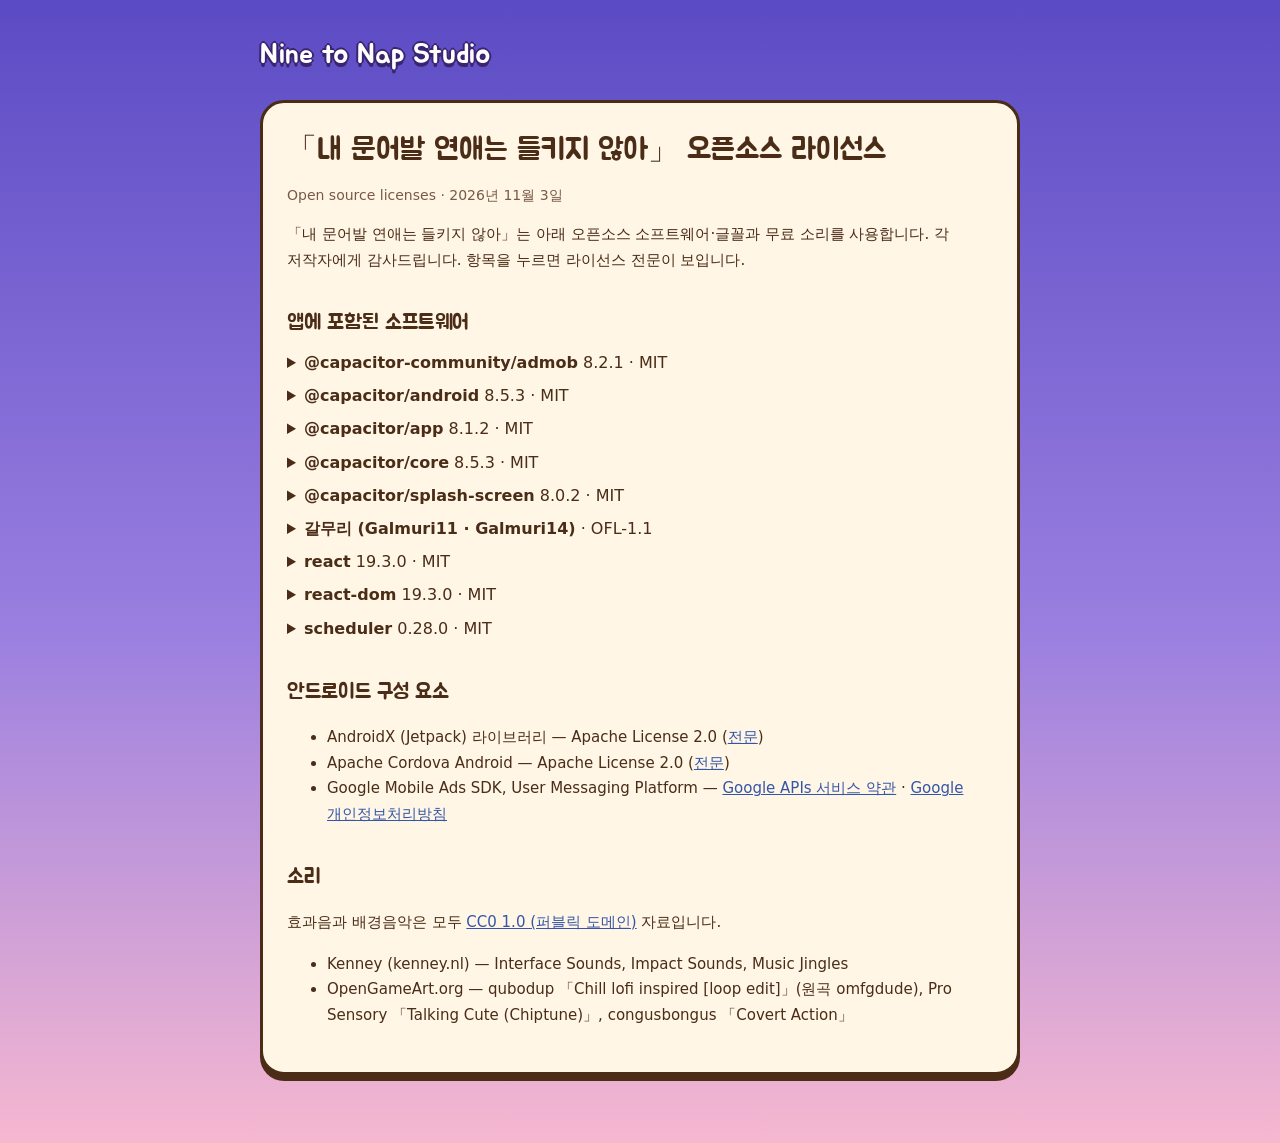
<file: octopus-love/licenses.html>
<!doctype html>
<html lang="ko">
  <head>
    <meta charset="utf-8" />
    <meta name="viewport" content="width=device-width, initial-scale=1" />
    <title>내 문어발 연애는 들키지 않아 오픈소스 라이선스 · Nine to Nap Studio</title>
    <link rel="preconnect" href="https://fonts.googleapis.com" />
    <link rel="preconnect" href="https://fonts.gstatic.com" crossorigin />
    <link href="https://fonts.googleapis.com/css2?family=Jua&display=swap" rel="stylesheet" />
    <link rel="stylesheet" href="/style.css" />
    <style>
      details { margin: 6px 0; }
      summary { cursor: pointer; }
      pre { white-space: pre-wrap; word-break: break-word; font-size: 12px; line-height: 1.5; background: rgba(0, 0, 0, 0.04); padding: 10px; border-radius: 8px; }
    </style>
  </head>
  <body>
    <a class="brand" href="/">Nine to Nap Studio</a>

    <main class="card">
      <h1>「내 문어발 연애는 들키지 않아」 오픈소스 라이선스</h1>
      <p class="muted">Open source licenses · 2026년 11월 3일</p>
      <p>「내 문어발 연애는 들키지 않아」는 아래 오픈소스 소프트웨어·글꼴과 무료 소리를 사용합니다. 각 저작자에게 감사드립니다. 항목을 누르면 라이선스 전문이 보입니다.</p>

      <h2>앱에 포함된 소프트웨어</h2>
      <details>
        <summary><strong>@capacitor-community/admob</strong> 8.2.1 · MIT</summary>
        <pre>MIT License

Copyright (c) 2021 Capacitor Community

Permission is hereby granted, free of charge, to any person obtaining a copy
of this software and associated documentation files (the &quot;Software&quot;), to deal
in the Software without restriction, including without limitation the rights
to use, copy, modify, merge, publish, distribute, sublicense, and/or sell
copies of the Software, and to permit persons to whom the Software is
furnished to do so, subject to the following conditions:

The above copyright notice and this permission notice shall be included in all
copies or substantial portions of the Software.

THE SOFTWARE IS PROVIDED &quot;AS IS&quot;, WITHOUT WARRANTY OF ANY KIND, EXPRESS OR
IMPLIED, INCLUDING BUT NOT LIMITED TO THE WARRANTIES OF MERCHANTABILITY,
FITNESS FOR A PARTICULAR PURPOSE AND NONINFRINGEMENT. IN NO EVENT SHALL THE
AUTHORS OR COPYRIGHT HOLDERS BE LIABLE FOR ANY CLAIM, DAMAGES OR OTHER
LIABILITY, WHETHER IN AN ACTION OF CONTRACT, TORT OR OTHERWISE, ARISING FROM,
OUT OF OR IN CONNECTION WITH THE SOFTWARE OR THE USE OR OTHER DEALINGS IN THE
SOFTWARE.</pre>
      </details>
      <details>
        <summary><strong>@capacitor/android</strong> 8.5.3 · MIT</summary>
        <pre>MIT License

Copyright (c) 2017-present Drifty Co.

Permission is hereby granted, free of charge, to any person obtaining a copy
of this software and associated documentation files (the &quot;Software&quot;), to deal
in the Software without restriction, including without limitation the rights
to use, copy, modify, merge, publish, distribute, sublicense, and/or sell
copies of the Software, and to permit persons to whom the Software is
furnished to do so, subject to the following conditions:

The above copyright notice and this permission notice shall be included in all
copies or substantial portions of the Software.

THE SOFTWARE IS PROVIDED &quot;AS IS&quot;, WITHOUT WARRANTY OF ANY KIND, EXPRESS OR
IMPLIED, INCLUDING BUT NOT LIMITED TO THE WARRANTIES OF MERCHANTABILITY,
FITNESS FOR A PARTICULAR PURPOSE AND NONINFRINGEMENT. IN NO EVENT SHALL THE
AUTHORS OR COPYRIGHT HOLDERS BE LIABLE FOR ANY CLAIM, DAMAGES OR OTHER
LIABILITY, WHETHER IN AN ACTION OF CONTRACT, TORT OR OTHERWISE, ARISING FROM,
OUT OF OR IN CONNECTION WITH THE SOFTWARE OR THE USE OR OTHER DEALINGS IN THE
SOFTWARE.</pre>
      </details>
      <details>
        <summary><strong>@capacitor/app</strong> 8.1.2 · MIT</summary>
        <pre>Copyright 2020-present Ionic
https://ionic.io

MIT License

Permission is hereby granted, free of charge, to any person obtaining
a copy of this software and associated documentation files (the
&quot;Software&quot;), to deal in the Software without restriction, including
without limitation the rights to use, copy, modify, merge, publish,
distribute, sublicense, and/or sell copies of the Software, and to
permit persons to whom the Software is furnished to do so, subject to
the following conditions:

The above copyright notice and this permission notice shall be
included in all copies or substantial portions of the Software.

THE SOFTWARE IS PROVIDED &quot;AS IS&quot;, WITHOUT WARRANTY OF ANY KIND,
EXPRESS OR IMPLIED, INCLUDING BUT NOT LIMITED TO THE WARRANTIES OF
MERCHANTABILITY, FITNESS FOR A PARTICULAR PURPOSE AND
NONINFRINGEMENT. IN NO EVENT SHALL THE AUTHORS OR COPYRIGHT HOLDERS BE
LIABLE FOR ANY CLAIM, DAMAGES OR OTHER LIABILITY, WHETHER IN AN ACTION
OF CONTRACT, TORT OR OTHERWISE, ARISING FROM, OUT OF OR IN CONNECTION
WITH THE SOFTWARE OR THE USE OR OTHER DEALINGS IN THE SOFTWARE.</pre>
      </details>
      <details>
        <summary><strong>@capacitor/core</strong> 8.5.3 · MIT</summary>
        <pre>MIT License

Copyright (c) 2017-present Drifty Co.

Permission is hereby granted, free of charge, to any person obtaining a copy
of this software and associated documentation files (the &quot;Software&quot;), to deal
in the Software without restriction, including without limitation the rights
to use, copy, modify, merge, publish, distribute, sublicense, and/or sell
copies of the Software, and to permit persons to whom the Software is
furnished to do so, subject to the following conditions:

The above copyright notice and this permission notice shall be included in all
copies or substantial portions of the Software.

THE SOFTWARE IS PROVIDED &quot;AS IS&quot;, WITHOUT WARRANTY OF ANY KIND, EXPRESS OR
IMPLIED, INCLUDING BUT NOT LIMITED TO THE WARRANTIES OF MERCHANTABILITY,
FITNESS FOR A PARTICULAR PURPOSE AND NONINFRINGEMENT. IN NO EVENT SHALL THE
AUTHORS OR COPYRIGHT HOLDERS BE LIABLE FOR ANY CLAIM, DAMAGES OR OTHER
LIABILITY, WHETHER IN AN ACTION OF CONTRACT, TORT OR OTHERWISE, ARISING FROM,
OUT OF OR IN CONNECTION WITH THE SOFTWARE OR THE USE OR OTHER DEALINGS IN THE
SOFTWARE.</pre>
      </details>
      <details>
        <summary><strong>@capacitor/splash-screen</strong> 8.0.2 · MIT</summary>
        <pre>Copyright 2020-present Ionic
https://ionic.io

MIT License

Permission is hereby granted, free of charge, to any person obtaining
a copy of this software and associated documentation files (the
&quot;Software&quot;), to deal in the Software without restriction, including
without limitation the rights to use, copy, modify, merge, publish,
distribute, sublicense, and/or sell copies of the Software, and to
permit persons to whom the Software is furnished to do so, subject to
the following conditions:

The above copyright notice and this permission notice shall be
included in all copies or substantial portions of the Software.

THE SOFTWARE IS PROVIDED &quot;AS IS&quot;, WITHOUT WARRANTY OF ANY KIND,
EXPRESS OR IMPLIED, INCLUDING BUT NOT LIMITED TO THE WARRANTIES OF
MERCHANTABILITY, FITNESS FOR A PARTICULAR PURPOSE AND
NONINFRINGEMENT. IN NO EVENT SHALL THE AUTHORS OR COPYRIGHT HOLDERS BE
LIABLE FOR ANY CLAIM, DAMAGES OR OTHER LIABILITY, WHETHER IN AN ACTION
OF CONTRACT, TORT OR OTHERWISE, ARISING FROM, OUT OF OR IN CONNECTION
WITH THE SOFTWARE OR THE USE OR OTHER DEALINGS IN THE SOFTWARE.</pre>
      </details>
      <details>
        <summary><strong>갈무리 (Galmuri11 · Galmuri14)</strong> · OFL-1.1</summary>
        <pre>Copyright © 2019–2025 Lee Minseo (quiple@quiple.dev)

This font software is licensed under the SIL Open Font License, Version 1.1.
This license is copied below, and is also available with a FAQ at:
https://openfontlicense.org

SIL OPEN FONT LICENSE Version 1.1 - 26 February 2007

PREAMBLE

The goals of the Open Font License (OFL) are to stimulate worldwide
development of collaborative font projects, to support the font creation
efforts of academic and linguistic communities, and to provide a free and
open framework in which fonts may be shared and improved in partnership
with others.

The OFL allows the licensed fonts to be used, studied, modified and
redistributed freely as long as they are not sold by themselves. The
fonts, including any derivative works, can be bundled, embedded,
redistributed and/or sold with any software provided that any reserved
names are not used by derivative works. The fonts and derivatives,
however, cannot be released under any other type of license. The
requirement for fonts to remain under this license does not apply
to any document created using the fonts or their derivatives.

DEFINITIONS

&quot;Font Software&quot; refers to the set of files released by the Copyright
Holder(s) under this license and clearly marked as such. This may
include source files, build scripts and documentation.

&quot;Reserved Font Name&quot; refers to any names specified as such after the
copyright statement(s).

&quot;Original Version&quot; refers to the collection of Font Software components as
distributed by the Copyright Holder(s).

&quot;Modified Version&quot; refers to any derivative made by adding to, deleting,
or substituting -- in part or in whole -- any of the components of the
Original Version, by changing formats or by porting the Font Software to a
new environment.

&quot;Author&quot; refers to any designer, engineer, programmer, technical
writer or other person who contributed to the Font Software.

PERMISSION &amp; CONDITIONS

Permission is hereby granted, free of charge, to any person obtaining
a copy of the Font Software, to use, study, copy, merge, embed, modify,
redistribute, and sell modified and unmodified copies of the Font
Software, subject to the following conditions:

1. Neither the Font Software nor any of its individual components,
in Original or Modified Versions, may be sold by itself.

2. Original or Modified Versions of the Font Software may be bundled,
redistributed and/or sold with any software, provided that each copy
contains the above copyright notice and this license. These can be
included either as stand-alone text files, human-readable headers or
in the appropriate machine-readable metadata fields within text or
binary files as long as those fields can be easily viewed by the user.

3. No Modified Version of the Font Software may use the Reserved Font
Name(s) unless explicit written permission is granted by the corresponding
Copyright Holder. This restriction only applies to the primary font name as
presented to the users.

4. The name(s) of the Copyright Holder(s) or the Author(s) of the Font
Software shall not be used to promote, endorse or advertise any
Modified Version, except to acknowledge the contribution(s) of the
Copyright Holder(s) and the Author(s) or with their explicit written
permission.

5. The Font Software, modified or unmodified, in part or in whole,
must be distributed entirely under this license, and must not be
distributed under any other license. The requirement for fonts to
remain under this license does not apply to any document created
using the Font Software.

TERMINATION

This license becomes null and void if any of the above conditions are
not met.

DISCLAIMER

THE FONT SOFTWARE IS PROVIDED &quot;AS IS&quot;, WITHOUT WARRANTY OF ANY KIND,
EXPRESS OR IMPLIED, INCLUDING BUT NOT LIMITED TO ANY WARRANTIES OF
MERCHANTABILITY, FITNESS FOR A PARTICULAR PURPOSE AND NONINFRINGEMENT
OF COPYRIGHT, PATENT, TRADEMARK, OR OTHER RIGHT. IN NO EVENT SHALL THE
COPYRIGHT HOLDER BE LIABLE FOR ANY CLAIM, DAMAGES OR OTHER LIABILITY,
INCLUDING ANY GENERAL, SPECIAL, INDIRECT, INCIDENTAL, OR CONSEQUENTIAL
DAMAGES, WHETHER IN AN ACTION OF CONTRACT, TORT OR OTHERWISE, ARISING
FROM, OUT OF THE USE OR INABILITY TO USE THE FONT SOFTWARE OR FROM
OTHER DEALINGS IN THE FONT SOFTWARE.</pre>
      </details>
      <details>
        <summary><strong>react</strong> 19.3.0 · MIT</summary>
        <pre>MIT License

Copyright (c) Meta Platforms, Inc. and affiliates.

Permission is hereby granted, free of charge, to any person obtaining a copy
of this software and associated documentation files (the &quot;Software&quot;), to deal
in the Software without restriction, including without limitation the rights
to use, copy, modify, merge, publish, distribute, sublicense, and/or sell
copies of the Software, and to permit persons to whom the Software is
furnished to do so, subject to the following conditions:

The above copyright notice and this permission notice shall be included in all
copies or substantial portions of the Software.

THE SOFTWARE IS PROVIDED &quot;AS IS&quot;, WITHOUT WARRANTY OF ANY KIND, EXPRESS OR
IMPLIED, INCLUDING BUT NOT LIMITED TO THE WARRANTIES OF MERCHANTABILITY,
FITNESS FOR A PARTICULAR PURPOSE AND NONINFRINGEMENT. IN NO EVENT SHALL THE
AUTHORS OR COPYRIGHT HOLDERS BE LIABLE FOR ANY CLAIM, DAMAGES OR OTHER
LIABILITY, WHETHER IN AN ACTION OF CONTRACT, TORT OR OTHERWISE, ARISING FROM,
OUT OF OR IN CONNECTION WITH THE SOFTWARE OR THE USE OR OTHER DEALINGS IN THE
SOFTWARE.</pre>
      </details>
      <details>
        <summary><strong>react-dom</strong> 19.3.0 · MIT</summary>
        <pre>MIT License

Copyright (c) Meta Platforms, Inc. and affiliates.

Permission is hereby granted, free of charge, to any person obtaining a copy
of this software and associated documentation files (the &quot;Software&quot;), to deal
in the Software without restriction, including without limitation the rights
to use, copy, modify, merge, publish, distribute, sublicense, and/or sell
copies of the Software, and to permit persons to whom the Software is
furnished to do so, subject to the following conditions:

The above copyright notice and this permission notice shall be included in all
copies or substantial portions of the Software.

THE SOFTWARE IS PROVIDED &quot;AS IS&quot;, WITHOUT WARRANTY OF ANY KIND, EXPRESS OR
IMPLIED, INCLUDING BUT NOT LIMITED TO THE WARRANTIES OF MERCHANTABILITY,
FITNESS FOR A PARTICULAR PURPOSE AND NONINFRINGEMENT. IN NO EVENT SHALL THE
AUTHORS OR COPYRIGHT HOLDERS BE LIABLE FOR ANY CLAIM, DAMAGES OR OTHER
LIABILITY, WHETHER IN AN ACTION OF CONTRACT, TORT OR OTHERWISE, ARISING FROM,
OUT OF OR IN CONNECTION WITH THE SOFTWARE OR THE USE OR OTHER DEALINGS IN THE
SOFTWARE.</pre>
      </details>
      <details>
        <summary><strong>scheduler</strong> 0.28.0 · MIT</summary>
        <pre>MIT License

Copyright (c) Meta Platforms, Inc. and affiliates.

Permission is hereby granted, free of charge, to any person obtaining a copy
of this software and associated documentation files (the &quot;Software&quot;), to deal
in the Software without restriction, including without limitation the rights
to use, copy, modify, merge, publish, distribute, sublicense, and/or sell
copies of the Software, and to permit persons to whom the Software is
furnished to do so, subject to the following conditions:

The above copyright notice and this permission notice shall be included in all
copies or substantial portions of the Software.

THE SOFTWARE IS PROVIDED &quot;AS IS&quot;, WITHOUT WARRANTY OF ANY KIND, EXPRESS OR
IMPLIED, INCLUDING BUT NOT LIMITED TO THE WARRANTIES OF MERCHANTABILITY,
FITNESS FOR A PARTICULAR PURPOSE AND NONINFRINGEMENT. IN NO EVENT SHALL THE
AUTHORS OR COPYRIGHT HOLDERS BE LIABLE FOR ANY CLAIM, DAMAGES OR OTHER
LIABILITY, WHETHER IN AN ACTION OF CONTRACT, TORT OR OTHERWISE, ARISING FROM,
OUT OF OR IN CONNECTION WITH THE SOFTWARE OR THE USE OR OTHER DEALINGS IN THE
SOFTWARE.</pre>
      </details>

      <h2>안드로이드 구성 요소</h2>
      <ul>
        <li>AndroidX (Jetpack) 라이브러리 — Apache License 2.0 (<a href="https://www.apache.org/licenses/LICENSE-2.0">전문</a>)</li>
        <li>Apache Cordova Android — Apache License 2.0 (<a href="https://www.apache.org/licenses/LICENSE-2.0">전문</a>)</li>
        <li>Google Mobile Ads SDK, User Messaging Platform — <a href="https://developers.google.com/terms">Google APIs 서비스 약관</a> · <a href="https://policies.google.com/privacy">Google 개인정보처리방침</a></li>
      </ul>

      <h2>소리</h2>
      <p>효과음과 배경음악은 모두 <a href="https://creativecommons.org/publicdomain/zero/1.0/">CC0 1.0 (퍼블릭 도메인)</a> 자료입니다.</p>
      <ul>
        <li>Kenney (kenney.nl) — Interface Sounds, Impact Sounds, Music Jingles</li>
        <li>OpenGameArt.org — qubodup 「Chill lofi inspired [loop edit]」(원곡 omfgdude), Pro Sensory 「Talking Cute (Chiptune)」, congusbongus 「Covert Action」</li>
      </ul>
    </main>
  </body>
</html>
</file>
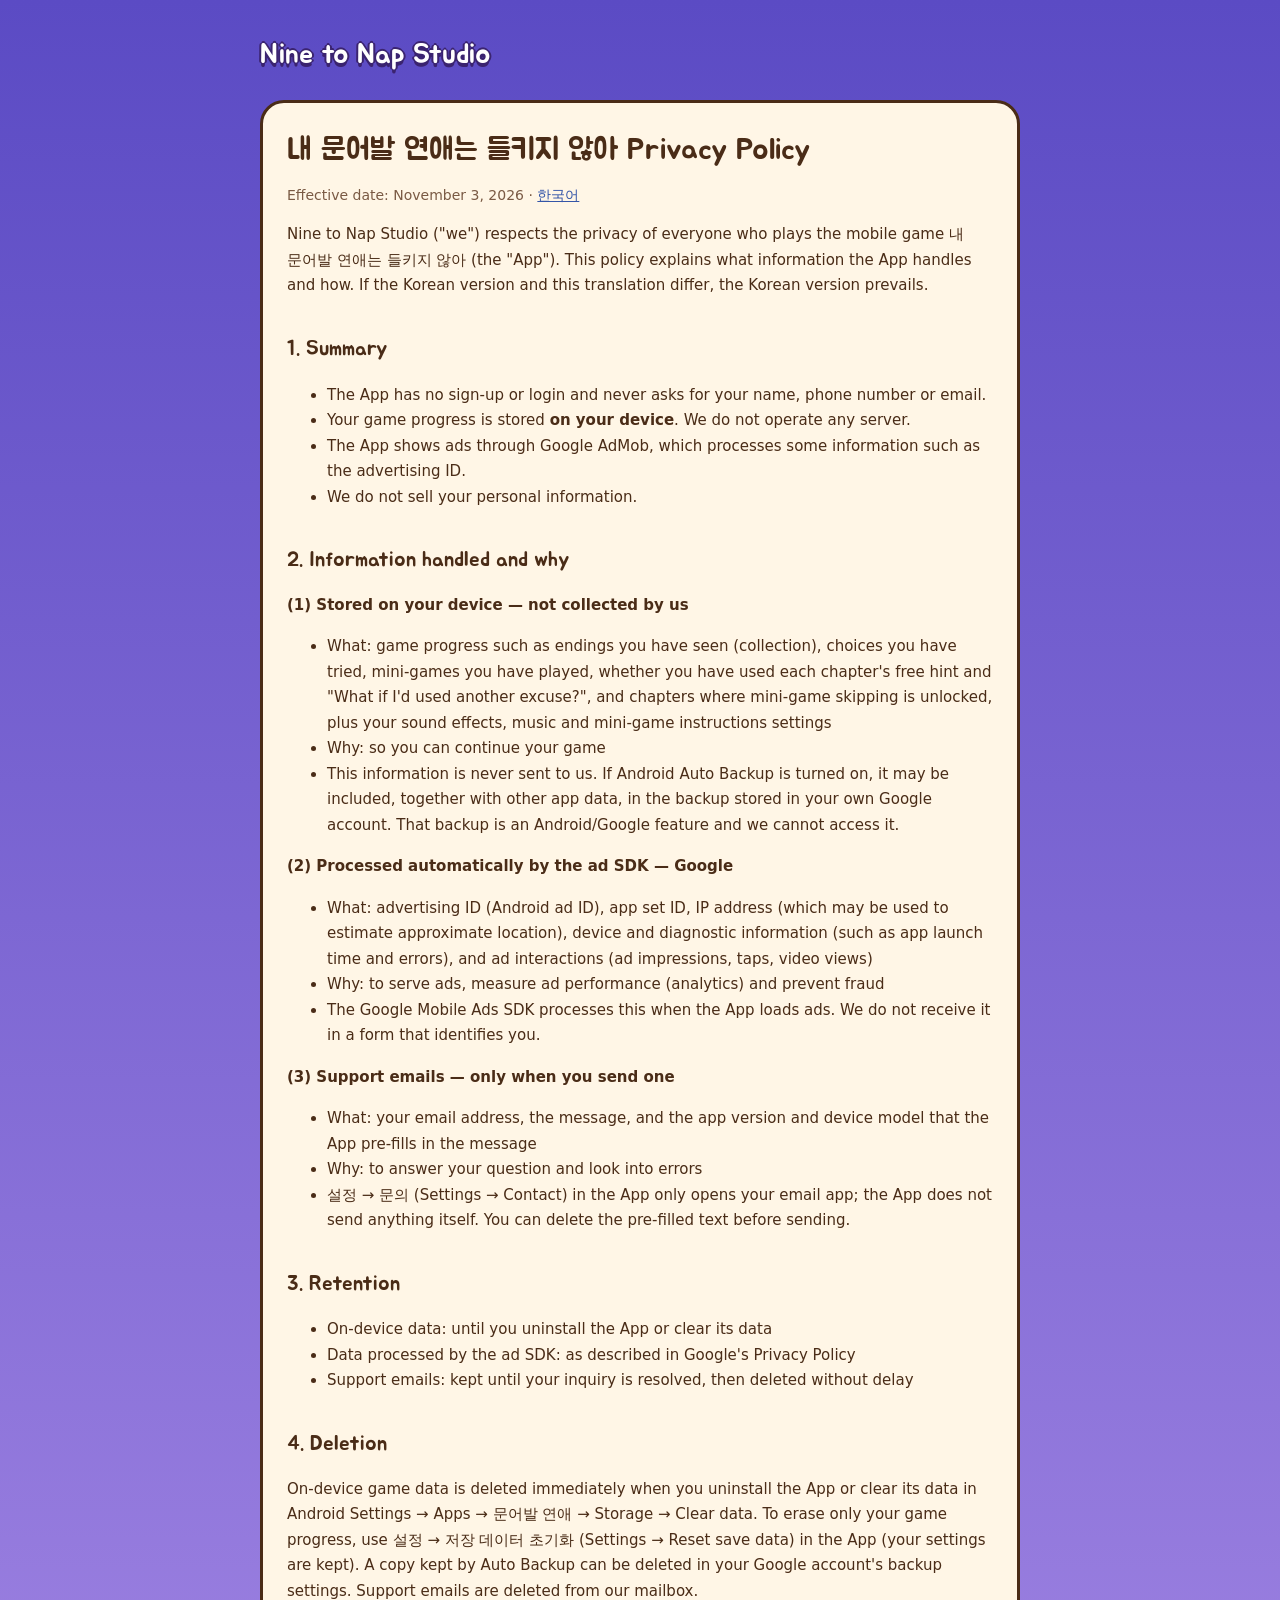
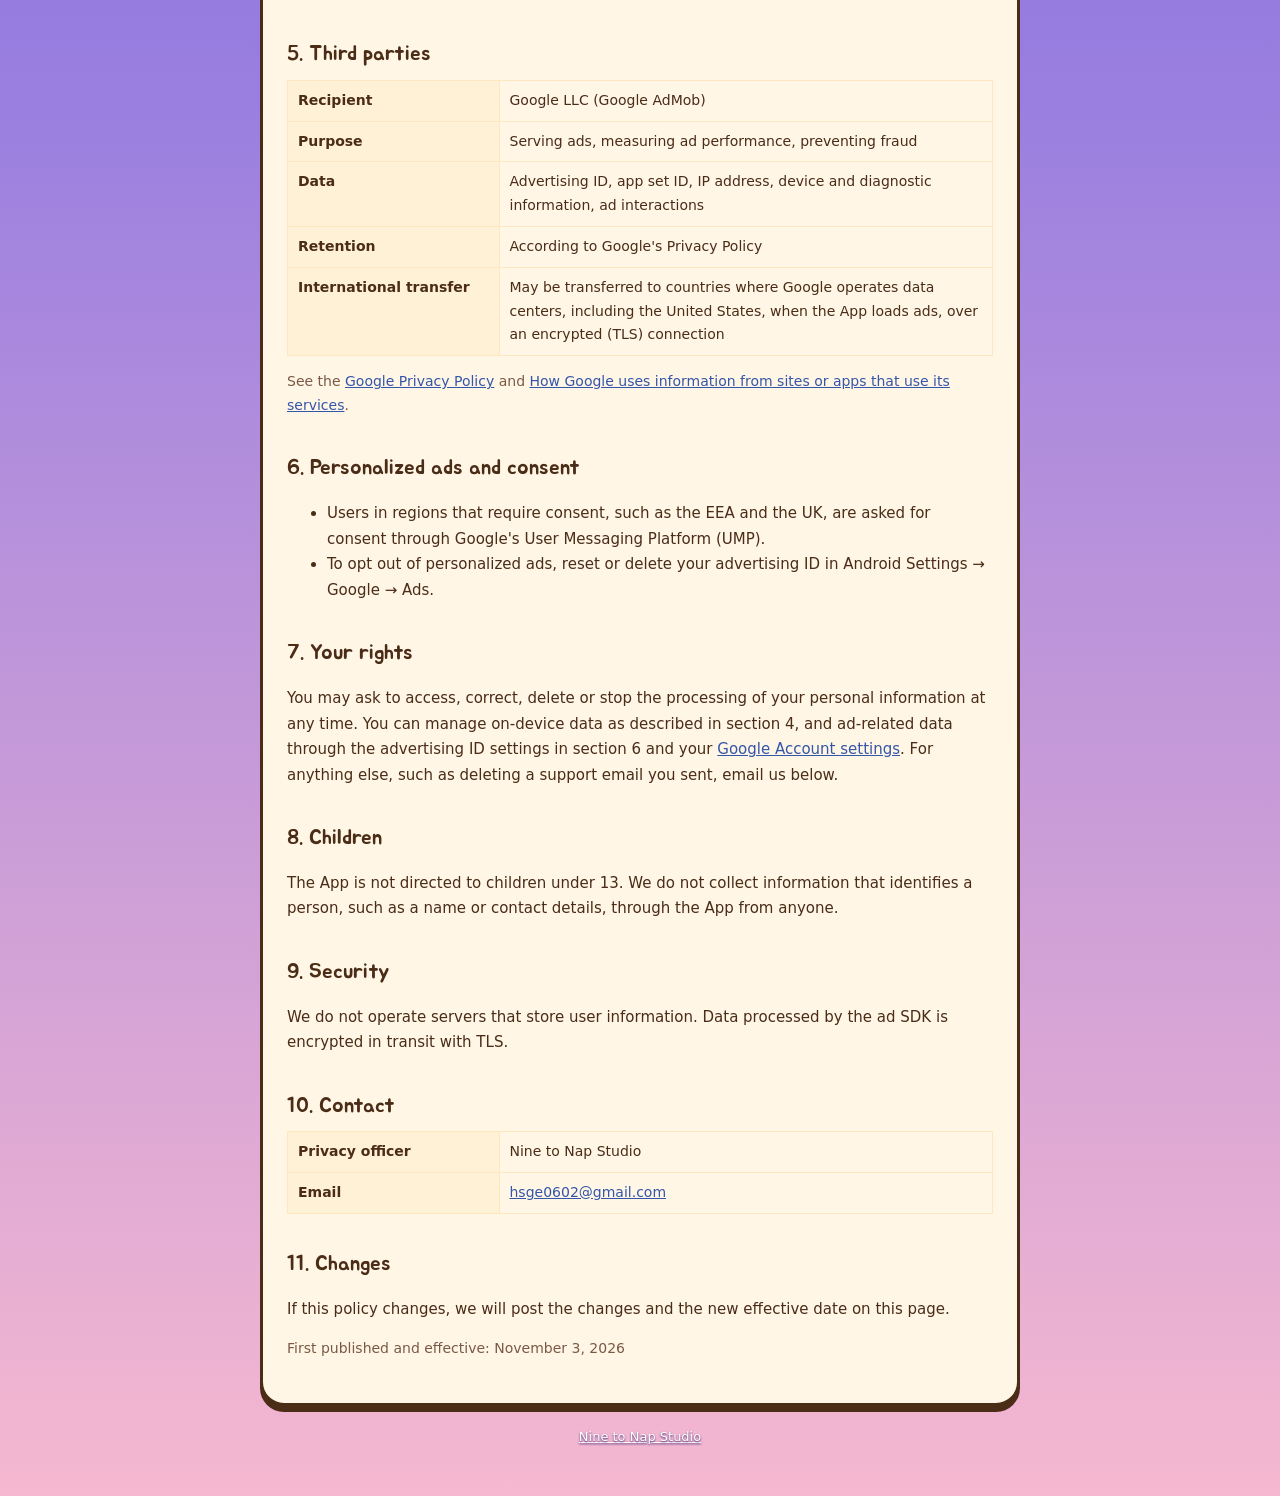
<file: octopus-love/privacy-en.html>
<!doctype html>
<html lang="en">
  <head>
    <meta charset="utf-8" />
    <meta name="viewport" content="width=device-width, initial-scale=1" />
    <title>내 문어발 연애는 들키지 않아 Privacy Policy · Nine to Nap Studio</title>
    <link rel="preconnect" href="https://fonts.googleapis.com" />
    <link rel="preconnect" href="https://fonts.gstatic.com" crossorigin />
    <link href="https://fonts.googleapis.com/css2?family=Jua&display=swap" rel="stylesheet" />
    <link rel="stylesheet" href="/style.css" />
  </head>
  <body>
    <a class="brand" href="/">Nine to Nap Studio</a>

    <main class="card">
      <h1>내 문어발 연애는 들키지 않아 Privacy Policy</h1>
      <p class="muted">Effective date: November 3, 2026 · <a href="/octopus-love/privacy.html">한국어</a></p>

      <p>
        Nine to Nap Studio ("we") respects the privacy of everyone who plays the mobile game 내 문어발 연애는 들키지 않아 (the "App"). This policy
        explains what information the App handles and how. If the Korean version and this translation differ, the Korean version prevails.
      </p>

      <h2>1. Summary</h2>
      <ul>
        <li>The App has no sign-up or login and never asks for your name, phone number or email.</li>
        <li>Your game progress is stored <strong>on your device</strong>. We do not operate any server.</li>
        <li>The App shows ads through Google AdMob, which processes some information such as the advertising ID.</li>
        <li>We do not sell your personal information.</li>
      </ul>

      <h2>2. Information handled and why</h2>
      <p><strong>(1) Stored on your device — not collected by us</strong></p>
      <ul>
        <li>
          What: game progress such as endings you have seen (collection), choices you have tried, mini-games you have played, whether you have used each
          chapter's free hint and "What if I'd used another excuse?", and chapters where mini-game skipping is unlocked, plus your sound effects, music
          and mini-game instructions settings
        </li>
        <li>Why: so you can continue your game</li>
        <li>This information is never sent to us. If Android Auto Backup is turned on, it may be included, together with other app data, in the backup stored in your own Google account. That backup is an Android/Google feature and we cannot access it.</li>
      </ul>
      <p><strong>(2) Processed automatically by the ad SDK — Google</strong></p>
      <ul>
        <li>
          What: advertising ID (Android ad ID), app set ID, IP address (which may be used to estimate approximate location), device and diagnostic
          information (such as app launch time and errors), and ad interactions (ad impressions, taps, video views)
        </li>
        <li>Why: to serve ads, measure ad performance (analytics) and prevent fraud</li>
        <li>The Google Mobile Ads SDK processes this when the App loads ads. We do not receive it in a form that identifies you.</li>
      </ul>
      <p><strong>(3) Support emails — only when you send one</strong></p>
      <ul>
        <li>What: your email address, the message, and the app version and device model that the App pre-fills in the message</li>
        <li>Why: to answer your question and look into errors</li>
        <li>설정 → 문의 (Settings → Contact) in the App only opens your email app; the App does not send anything itself. You can delete the pre-filled text before sending.</li>
      </ul>

      <h2>3. Retention</h2>
      <ul>
        <li>On-device data: until you uninstall the App or clear its data</li>
        <li>Data processed by the ad SDK: as described in Google's Privacy Policy</li>
        <li>Support emails: kept until your inquiry is resolved, then deleted without delay</li>
      </ul>

      <h2>4. Deletion</h2>
      <p>
        On-device game data is deleted immediately when you uninstall the App or clear its data in Android Settings → Apps → 문어발 연애 → Storage →
        Clear data. To erase only your game progress, use 설정 → 저장 데이터 초기화 (Settings → Reset save data) in the App (your settings are kept). A copy kept by Auto Backup can
        be deleted in your Google account's backup settings. Support emails are deleted from our mailbox.
      </p>

      <h2>5. Third parties</h2>
      <table>
        <tr>
          <th>Recipient</th>
          <td>Google LLC (Google AdMob)</td>
        </tr>
        <tr>
          <th>Purpose</th>
          <td>Serving ads, measuring ad performance, preventing fraud</td>
        </tr>
        <tr>
          <th>Data</th>
          <td>Advertising ID, app set ID, IP address, device and diagnostic information, ad interactions</td>
        </tr>
        <tr>
          <th>Retention</th>
          <td>According to Google's Privacy Policy</td>
        </tr>
        <tr>
          <th>International transfer</th>
          <td>May be transferred to countries where Google operates data centers, including the United States, when the App loads ads, over an encrypted (TLS) connection</td>
        </tr>
      </table>
      <p class="muted">
        See the <a href="https://policies.google.com/privacy" rel="noopener">Google Privacy Policy</a> and
        <a href="https://policies.google.com/technologies/partner-sites" rel="noopener">How Google uses information from sites or apps that use its services</a>.
      </p>

      <h2>6. Personalized ads and consent</h2>
      <ul>
        <li>Users in regions that require consent, such as the EEA and the UK, are asked for consent through Google's User Messaging Platform (UMP).</li>
        <li>To opt out of personalized ads, reset or delete your advertising ID in Android Settings → Google → Ads.</li>
      </ul>

      <h2>7. Your rights</h2>
      <p>
        You may ask to access, correct, delete or stop the processing of your personal information at any time. You can manage on-device data as
        described in section 4, and ad-related data through the advertising ID settings in section 6 and your
        <a href="https://myaccount.google.com/" rel="noopener">Google Account settings</a>. For anything else, such as deleting a support email you sent,
        email us below.
      </p>

      <h2>8. Children</h2>
      <p>The App is not directed to children under 13. We do not collect information that identifies a person, such as a name or contact details, through the App from anyone.</p>

      <h2>9. Security</h2>
      <p>We do not operate servers that store user information. Data processed by the ad SDK is encrypted in transit with TLS.</p>

      <h2>10. Contact</h2>
      <table>
        <tr>
          <th>Privacy officer</th>
          <td>Nine to Nap Studio</td>
        </tr>
        <tr>
          <th>Email</th>
          <td><a href="mailto:hsge0602@gmail.com">hsge0602@gmail.com</a></td>
        </tr>
      </table>

      <h2>11. Changes</h2>
      <p>If this policy changes, we will post the changes and the new effective date on this page.</p>
      <p class="muted">First published and effective: November 3, 2026</p>
    </main>

    <footer><a href="/">Nine to Nap Studio</a></footer>
  </body>
</html>
</file>
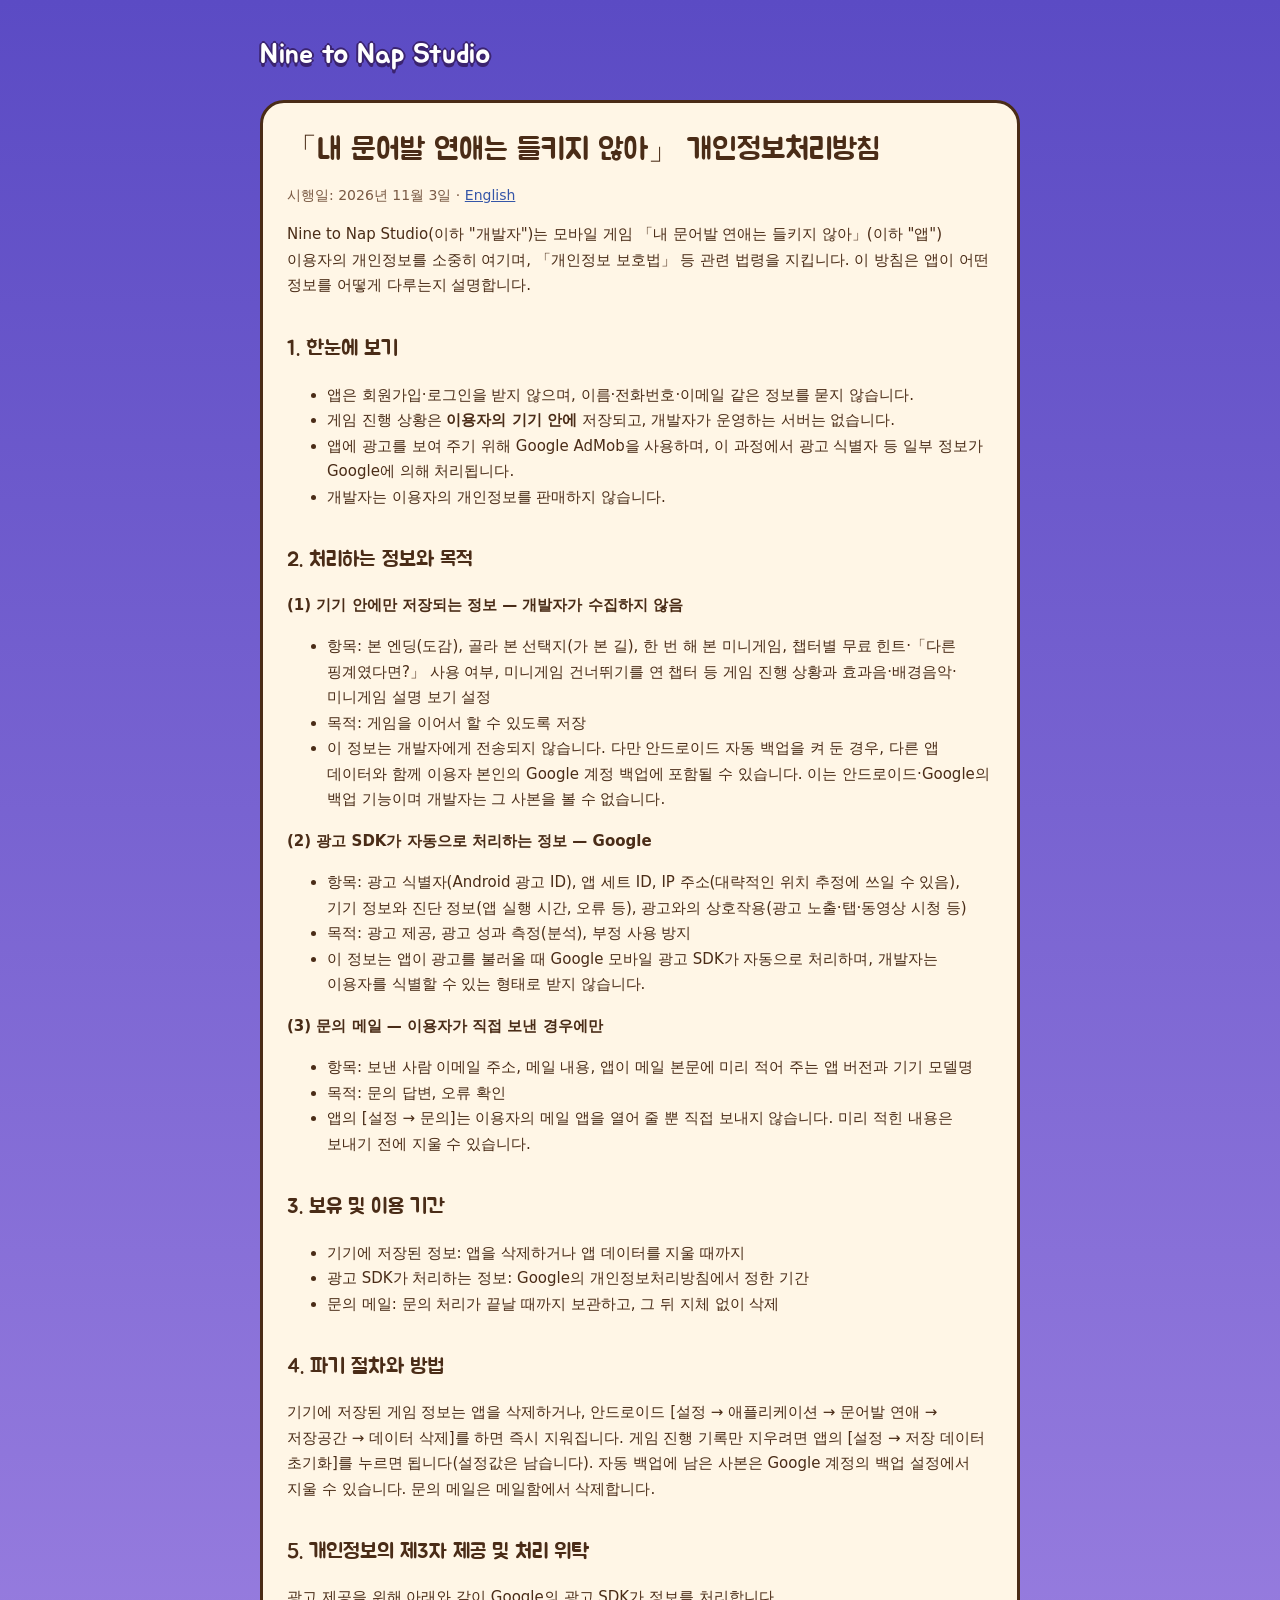
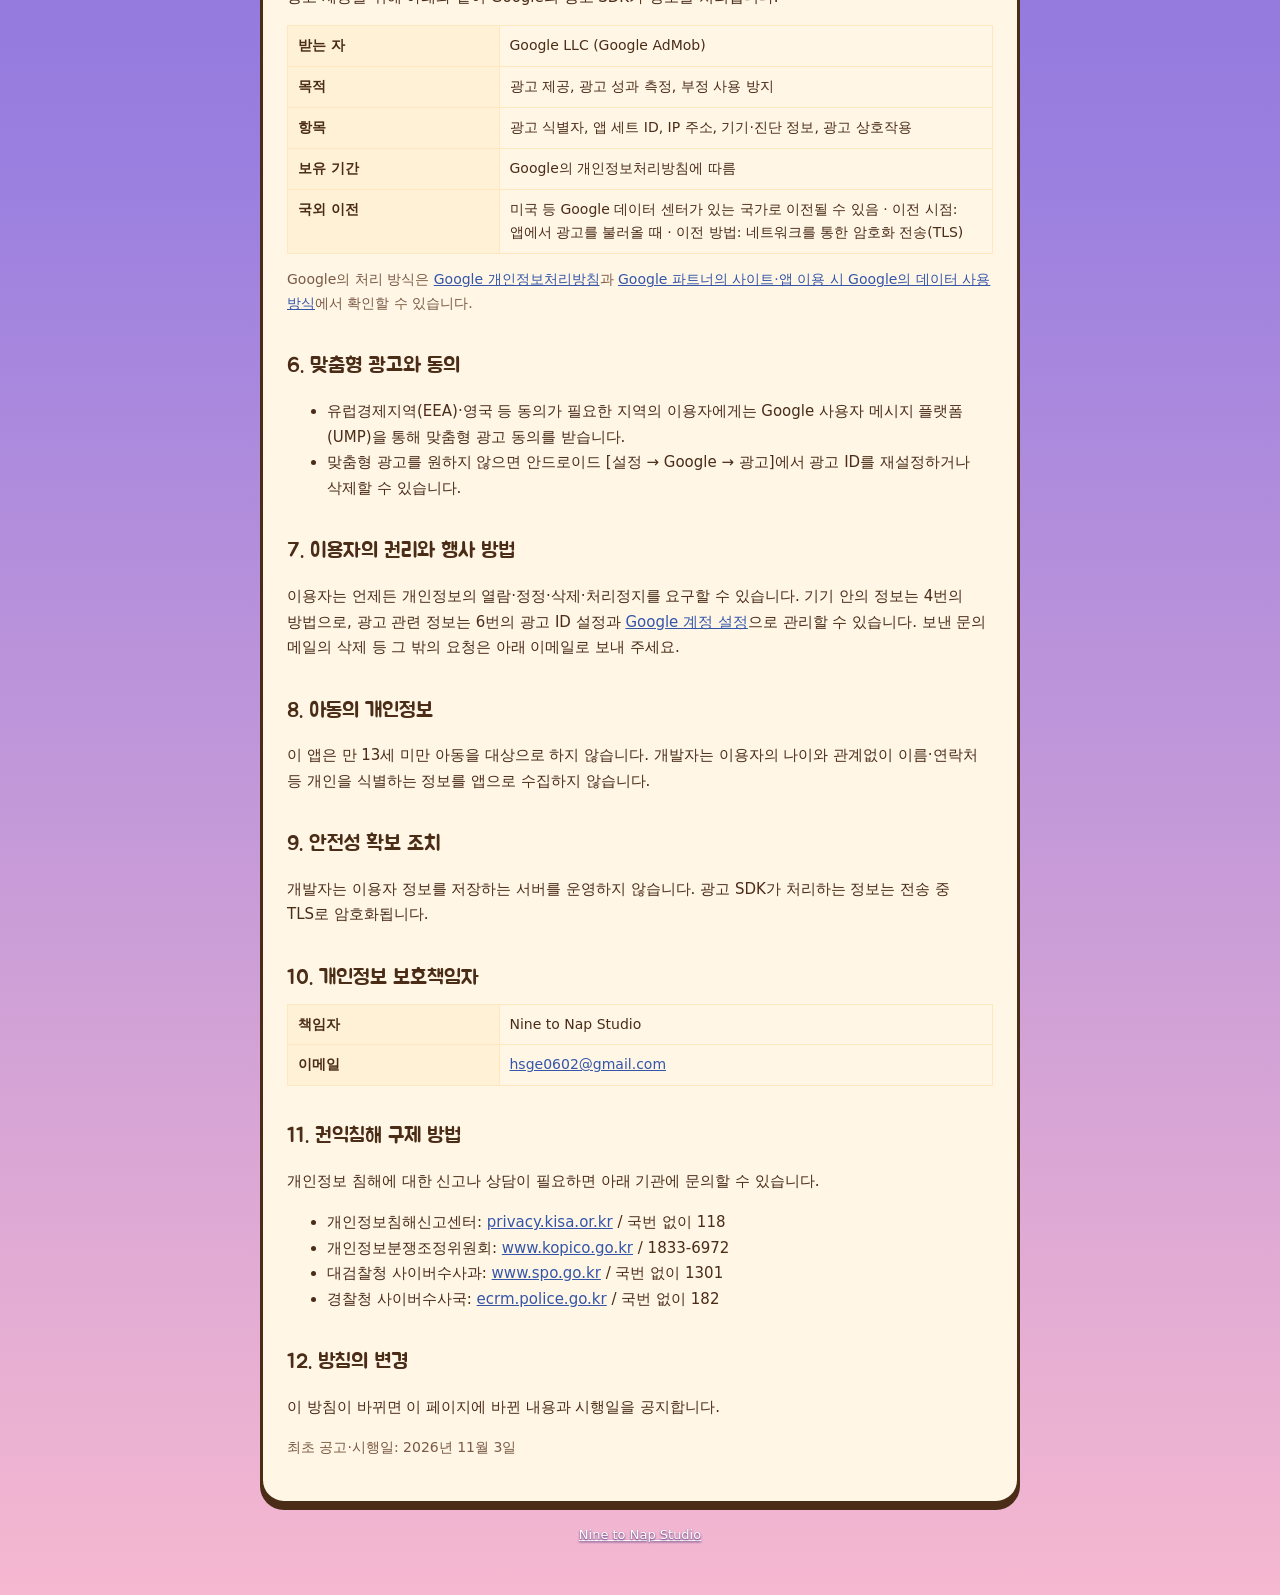
<file: octopus-love/privacy.html>
<!doctype html>
<html lang="ko">
  <head>
    <meta charset="utf-8" />
    <meta name="viewport" content="width=device-width, initial-scale=1" />
    <title>내 문어발 연애는 들키지 않아 개인정보처리방침 · Nine to Nap Studio</title>
    <link rel="preconnect" href="https://fonts.googleapis.com" />
    <link rel="preconnect" href="https://fonts.gstatic.com" crossorigin />
    <link href="https://fonts.googleapis.com/css2?family=Jua&display=swap" rel="stylesheet" />
    <link rel="stylesheet" href="/style.css" />
  </head>
  <body>
    <a class="brand" href="/">Nine to Nap Studio</a>

    <main class="card">
      <h1>「내 문어발 연애는 들키지 않아」 개인정보처리방침</h1>
      <p class="muted">시행일: 2026년 11월 3일 · <a href="/octopus-love/privacy-en.html">English</a></p>

      <p>
        Nine to Nap Studio(이하 "개발자")는 모바일 게임 「내 문어발 연애는 들키지 않아」(이하 "앱") 이용자의 개인정보를 소중히 여기며,
        「개인정보 보호법」 등 관련 법령을 지킵니다. 이 방침은 앱이 어떤 정보를 어떻게 다루는지 설명합니다.
      </p>

      <h2>1. 한눈에 보기</h2>
      <ul>
        <li>앱은 회원가입·로그인을 받지 않으며, 이름·전화번호·이메일 같은 정보를 묻지 않습니다.</li>
        <li>게임 진행 상황은 <strong>이용자의 기기 안에</strong> 저장되고, 개발자가 운영하는 서버는 없습니다.</li>
        <li>앱에 광고를 보여 주기 위해 Google AdMob을 사용하며, 이 과정에서 광고 식별자 등 일부 정보가 Google에 의해 처리됩니다.</li>
        <li>개발자는 이용자의 개인정보를 판매하지 않습니다.</li>
      </ul>

      <h2>2. 처리하는 정보와 목적</h2>
      <p><strong>(1) 기기 안에만 저장되는 정보 — 개발자가 수집하지 않음</strong></p>
      <ul>
        <li>
          항목: 본 엔딩(도감), 골라 본 선택지(가 본 길), 한 번 해 본 미니게임, 챕터별 무료 힌트·「다른 핑계였다면?」 사용 여부, 미니게임 건너뛰기를
          연 챕터 등 게임 진행 상황과 효과음·배경음악·미니게임 설명 보기 설정
        </li>
        <li>목적: 게임을 이어서 할 수 있도록 저장</li>
        <li>이 정보는 개발자에게 전송되지 않습니다. 다만 안드로이드 자동 백업을 켜 둔 경우, 다른 앱 데이터와 함께 이용자 본인의 Google 계정 백업에 포함될 수 있습니다. 이는 안드로이드·Google의 백업 기능이며 개발자는 그 사본을 볼 수 없습니다.</li>
      </ul>
      <p><strong>(2) 광고 SDK가 자동으로 처리하는 정보 — Google</strong></p>
      <ul>
        <li>
          항목: 광고 식별자(Android 광고 ID), 앱 세트 ID, IP 주소(대략적인 위치 추정에 쓰일 수 있음), 기기 정보와 진단 정보(앱 실행 시간,
          오류 등), 광고와의 상호작용(광고 노출·탭·동영상 시청 등)
        </li>
        <li>목적: 광고 제공, 광고 성과 측정(분석), 부정 사용 방지</li>
        <li>이 정보는 앱이 광고를 불러올 때 Google 모바일 광고 SDK가 자동으로 처리하며, 개발자는 이용자를 식별할 수 있는 형태로 받지 않습니다.</li>
      </ul>
      <p><strong>(3) 문의 메일 — 이용자가 직접 보낸 경우에만</strong></p>
      <ul>
        <li>항목: 보낸 사람 이메일 주소, 메일 내용, 앱이 메일 본문에 미리 적어 주는 앱 버전과 기기 모델명</li>
        <li>목적: 문의 답변, 오류 확인</li>
        <li>앱의 [설정 → 문의]는 이용자의 메일 앱을 열어 줄 뿐 직접 보내지 않습니다. 미리 적힌 내용은 보내기 전에 지울 수 있습니다.</li>
      </ul>

      <h2>3. 보유 및 이용 기간</h2>
      <ul>
        <li>기기에 저장된 정보: 앱을 삭제하거나 앱 데이터를 지울 때까지</li>
        <li>광고 SDK가 처리하는 정보: Google의 개인정보처리방침에서 정한 기간</li>
        <li>문의 메일: 문의 처리가 끝날 때까지 보관하고, 그 뒤 지체 없이 삭제</li>
      </ul>

      <h2>4. 파기 절차와 방법</h2>
      <p>
        기기에 저장된 게임 정보는 앱을 삭제하거나, 안드로이드 [설정 → 애플리케이션 → 문어발 연애 → 저장공간 → 데이터 삭제]를 하면 즉시
        지워집니다. 게임 진행 기록만 지우려면 앱의 [설정 → 저장 데이터 초기화]를 누르면 됩니다(설정값은 남습니다). 자동 백업에 남은 사본은
        Google 계정의 백업 설정에서 지울 수 있습니다. 문의 메일은 메일함에서 삭제합니다.
      </p>

      <h2>5. 개인정보의 제3자 제공 및 처리 위탁</h2>
      <p>광고 제공을 위해 아래와 같이 Google의 광고 SDK가 정보를 처리합니다.</p>
      <table>
        <tr>
          <th>받는 자</th>
          <td>Google LLC (Google AdMob)</td>
        </tr>
        <tr>
          <th>목적</th>
          <td>광고 제공, 광고 성과 측정, 부정 사용 방지</td>
        </tr>
        <tr>
          <th>항목</th>
          <td>광고 식별자, 앱 세트 ID, IP 주소, 기기·진단 정보, 광고 상호작용</td>
        </tr>
        <tr>
          <th>보유 기간</th>
          <td>Google의 개인정보처리방침에 따름</td>
        </tr>
        <tr>
          <th>국외 이전</th>
          <td>
            미국 등 Google 데이터 센터가 있는 국가로 이전될 수 있음 · 이전 시점: 앱에서 광고를 불러올 때 · 이전 방법: 네트워크를 통한 암호화
            전송(TLS)
          </td>
        </tr>
      </table>
      <p class="muted">
        Google의 처리 방식은
        <a href="https://policies.google.com/privacy?hl=ko" rel="noopener">Google 개인정보처리방침</a>과
        <a href="https://policies.google.com/technologies/partner-sites?hl=ko" rel="noopener">Google 파트너의 사이트·앱 이용 시 Google의 데이터 사용 방식</a>에서
        확인할 수 있습니다.
      </p>

      <h2>6. 맞춤형 광고와 동의</h2>
      <ul>
        <li>유럽경제지역(EEA)·영국 등 동의가 필요한 지역의 이용자에게는 Google 사용자 메시지 플랫폼(UMP)을 통해 맞춤형 광고 동의를 받습니다.</li>
        <li>맞춤형 광고를 원하지 않으면 안드로이드 [설정 → Google → 광고]에서 광고 ID를 재설정하거나 삭제할 수 있습니다.</li>
      </ul>

      <h2>7. 이용자의 권리와 행사 방법</h2>
      <p>
        이용자는 언제든 개인정보의 열람·정정·삭제·처리정지를 요구할 수 있습니다. 기기 안의 정보는 4번의 방법으로, 광고 관련 정보는 6번의 광고 ID
        설정과 <a href="https://myaccount.google.com/" rel="noopener">Google 계정 설정</a>으로 관리할 수 있습니다. 보낸 문의 메일의 삭제 등 그
        밖의 요청은 아래 이메일로 보내 주세요.
      </p>

      <h2>8. 아동의 개인정보</h2>
      <p>
        이 앱은 만 13세 미만 아동을 대상으로 하지 않습니다. 개발자는 이용자의 나이와 관계없이 이름·연락처 등 개인을 식별하는 정보를 앱으로
        수집하지 않습니다.
      </p>

      <h2>9. 안전성 확보 조치</h2>
      <p>
        개발자는 이용자 정보를 저장하는 서버를 운영하지 않습니다. 광고 SDK가 처리하는 정보는 전송 중 TLS로 암호화됩니다.
      </p>

      <h2>10. 개인정보 보호책임자</h2>
      <table>
        <tr>
          <th>책임자</th>
          <td>Nine to Nap Studio</td>
        </tr>
        <tr>
          <th>이메일</th>
          <td><a href="mailto:hsge0602@gmail.com">hsge0602@gmail.com</a></td>
        </tr>
      </table>

      <h2>11. 권익침해 구제 방법</h2>
      <p>개인정보 침해에 대한 신고나 상담이 필요하면 아래 기관에 문의할 수 있습니다.</p>
      <ul>
        <li>개인정보침해신고센터: <a href="https://privacy.kisa.or.kr" rel="noopener">privacy.kisa.or.kr</a> / 국번 없이 118</li>
        <li>개인정보분쟁조정위원회: <a href="https://www.kopico.go.kr" rel="noopener">www.kopico.go.kr</a> / 1833-6972</li>
        <li>대검찰청 사이버수사과: <a href="https://www.spo.go.kr" rel="noopener">www.spo.go.kr</a> / 국번 없이 1301</li>
        <li>경찰청 사이버수사국: <a href="https://ecrm.police.go.kr" rel="noopener">ecrm.police.go.kr</a> / 국번 없이 182</li>
      </ul>

      <h2>12. 방침의 변경</h2>
      <p>이 방침이 바뀌면 이 페이지에 바뀐 내용과 시행일을 공지합니다.</p>
      <p class="muted">최초 공고·시행일: 2026년 11월 3일</p>
    </main>

    <footer><a href="/">Nine to Nap Studio</a></footer>
  </body>
</html>
</file>
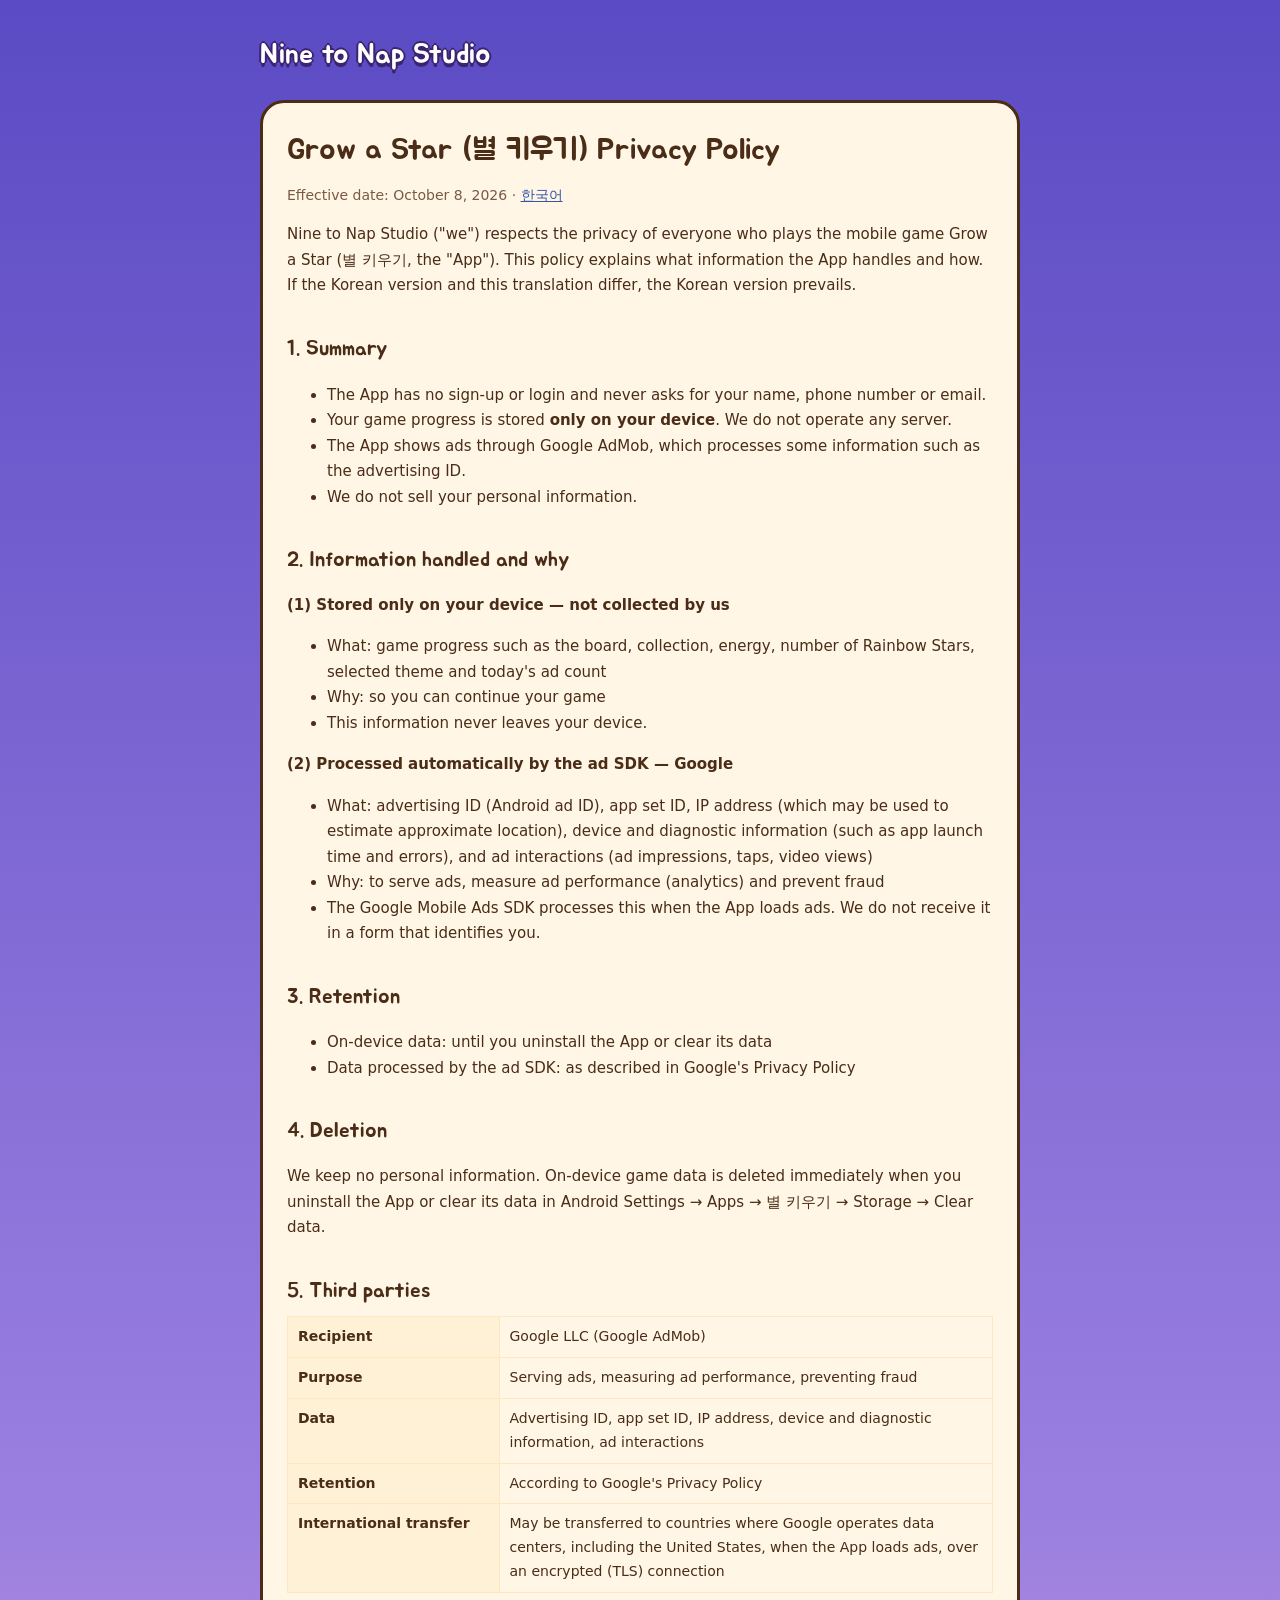
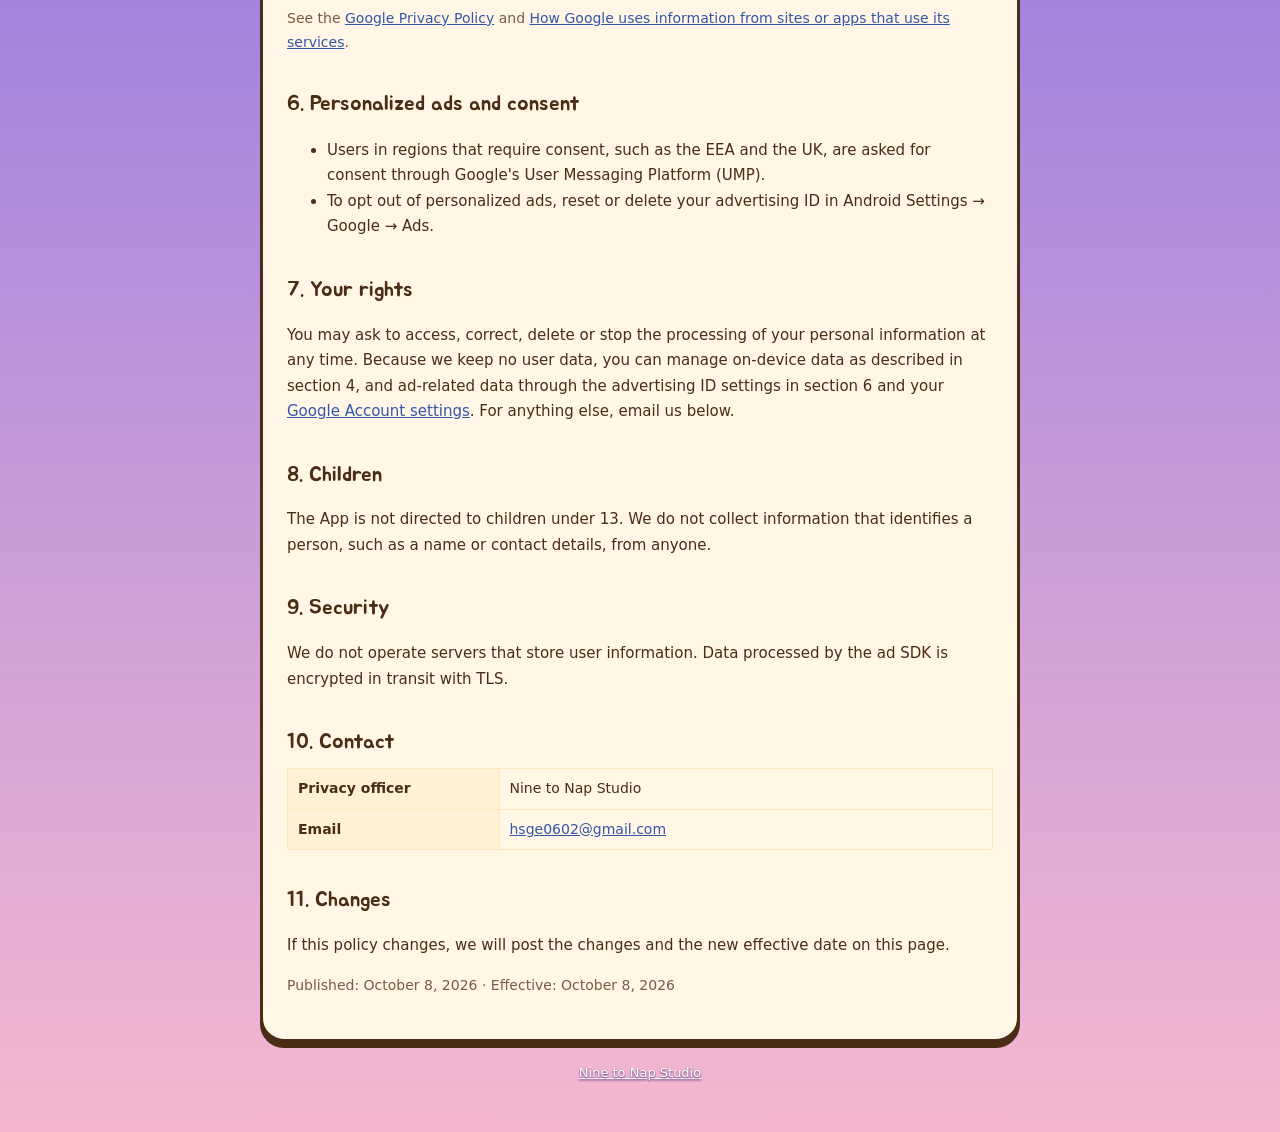
<file: star-merge/privacy-en.html>
<!doctype html>
<html lang="en">
  <head>
    <meta charset="utf-8" />
    <meta name="viewport" content="width=device-width, initial-scale=1" />
    <title>Grow a Star Privacy Policy · Nine to Nap Studio</title>
    <link rel="preconnect" href="https://fonts.googleapis.com" />
    <link rel="preconnect" href="https://fonts.gstatic.com" crossorigin />
    <link href="https://fonts.googleapis.com/css2?family=Jua&display=swap" rel="stylesheet" />
    <link rel="stylesheet" href="/style.css" />
  </head>
  <body>
    <a class="brand" href="/">Nine to Nap Studio</a>

    <main class="card">
      <h1>Grow a Star (별 키우기) Privacy Policy</h1>
      <p class="muted">Effective date: October 8, 2026 · <a href="/star-merge/privacy.html">한국어</a></p>

      <p>
        Nine to Nap Studio ("we") respects the privacy of everyone who plays the mobile game Grow a Star (별 키우기, the "App"). This policy explains what
        information the App handles and how. If the Korean version and this translation differ, the Korean version prevails.
      </p>

      <h2>1. Summary</h2>
      <ul>
        <li>The App has no sign-up or login and never asks for your name, phone number or email.</li>
        <li>Your game progress is stored <strong>only on your device</strong>. We do not operate any server.</li>
        <li>The App shows ads through Google AdMob, which processes some information such as the advertising ID.</li>
        <li>We do not sell your personal information.</li>
      </ul>

      <h2>2. Information handled and why</h2>
      <p><strong>(1) Stored only on your device — not collected by us</strong></p>
      <ul>
        <li>What: game progress such as the board, collection, energy, number of Rainbow Stars, selected theme and today's ad count</li>
        <li>Why: so you can continue your game</li>
        <li>This information never leaves your device.</li>
      </ul>
      <p><strong>(2) Processed automatically by the ad SDK — Google</strong></p>
      <ul>
        <li>
          What: advertising ID (Android ad ID), app set ID, IP address (which may be used to estimate approximate location), device and diagnostic
          information (such as app launch time and errors), and ad interactions (ad impressions, taps, video views)
        </li>
        <li>Why: to serve ads, measure ad performance (analytics) and prevent fraud</li>
        <li>The Google Mobile Ads SDK processes this when the App loads ads. We do not receive it in a form that identifies you.</li>
      </ul>

      <h2>3. Retention</h2>
      <ul>
        <li>On-device data: until you uninstall the App or clear its data</li>
        <li>Data processed by the ad SDK: as described in Google's Privacy Policy</li>
      </ul>

      <h2>4. Deletion</h2>
      <p>
        We keep no personal information. On-device game data is deleted immediately when you uninstall the App or clear its data in Android Settings
        → Apps → 별 키우기 → Storage → Clear data.
      </p>

      <h2>5. Third parties</h2>
      <table>
        <tr>
          <th>Recipient</th>
          <td>Google LLC (Google AdMob)</td>
        </tr>
        <tr>
          <th>Purpose</th>
          <td>Serving ads, measuring ad performance, preventing fraud</td>
        </tr>
        <tr>
          <th>Data</th>
          <td>Advertising ID, app set ID, IP address, device and diagnostic information, ad interactions</td>
        </tr>
        <tr>
          <th>Retention</th>
          <td>According to Google's Privacy Policy</td>
        </tr>
        <tr>
          <th>International transfer</th>
          <td>May be transferred to countries where Google operates data centers, including the United States, when the App loads ads, over an encrypted (TLS) connection</td>
        </tr>
      </table>
      <p class="muted">
        See the <a href="https://policies.google.com/privacy" rel="noopener">Google Privacy Policy</a> and
        <a href="https://policies.google.com/technologies/partner-sites" rel="noopener">How Google uses information from sites or apps that use its services</a>.
      </p>

      <h2>6. Personalized ads and consent</h2>
      <ul>
        <li>Users in regions that require consent, such as the EEA and the UK, are asked for consent through Google's User Messaging Platform (UMP).</li>
        <li>To opt out of personalized ads, reset or delete your advertising ID in Android Settings → Google → Ads.</li>
      </ul>

      <h2>7. Your rights</h2>
      <p>
        You may ask to access, correct, delete or stop the processing of your personal information at any time. Because we keep no user data, you can
        manage on-device data as described in section 4, and ad-related data through the advertising ID settings in section 6 and your
        <a href="https://myaccount.google.com/" rel="noopener">Google Account settings</a>. For anything else, email us below.
      </p>

      <h2>8. Children</h2>
      <p>The App is not directed to children under 13. We do not collect information that identifies a person, such as a name or contact details, from anyone.</p>

      <h2>9. Security</h2>
      <p>We do not operate servers that store user information. Data processed by the ad SDK is encrypted in transit with TLS.</p>

      <h2>10. Contact</h2>
      <table>
        <tr>
          <th>Privacy officer</th>
          <td>Nine to Nap Studio</td>
        </tr>
        <tr>
          <th>Email</th>
          <td><a href="mailto:hsge0602@gmail.com">hsge0602@gmail.com</a></td>
        </tr>
      </table>

      <h2>11. Changes</h2>
      <p>If this policy changes, we will post the changes and the new effective date on this page.</p>
      <p class="muted">Published: October 8, 2026 · Effective: October 8, 2026</p>
    </main>

    <footer><a href="/">Nine to Nap Studio</a></footer>
  </body>
</html>
</file>
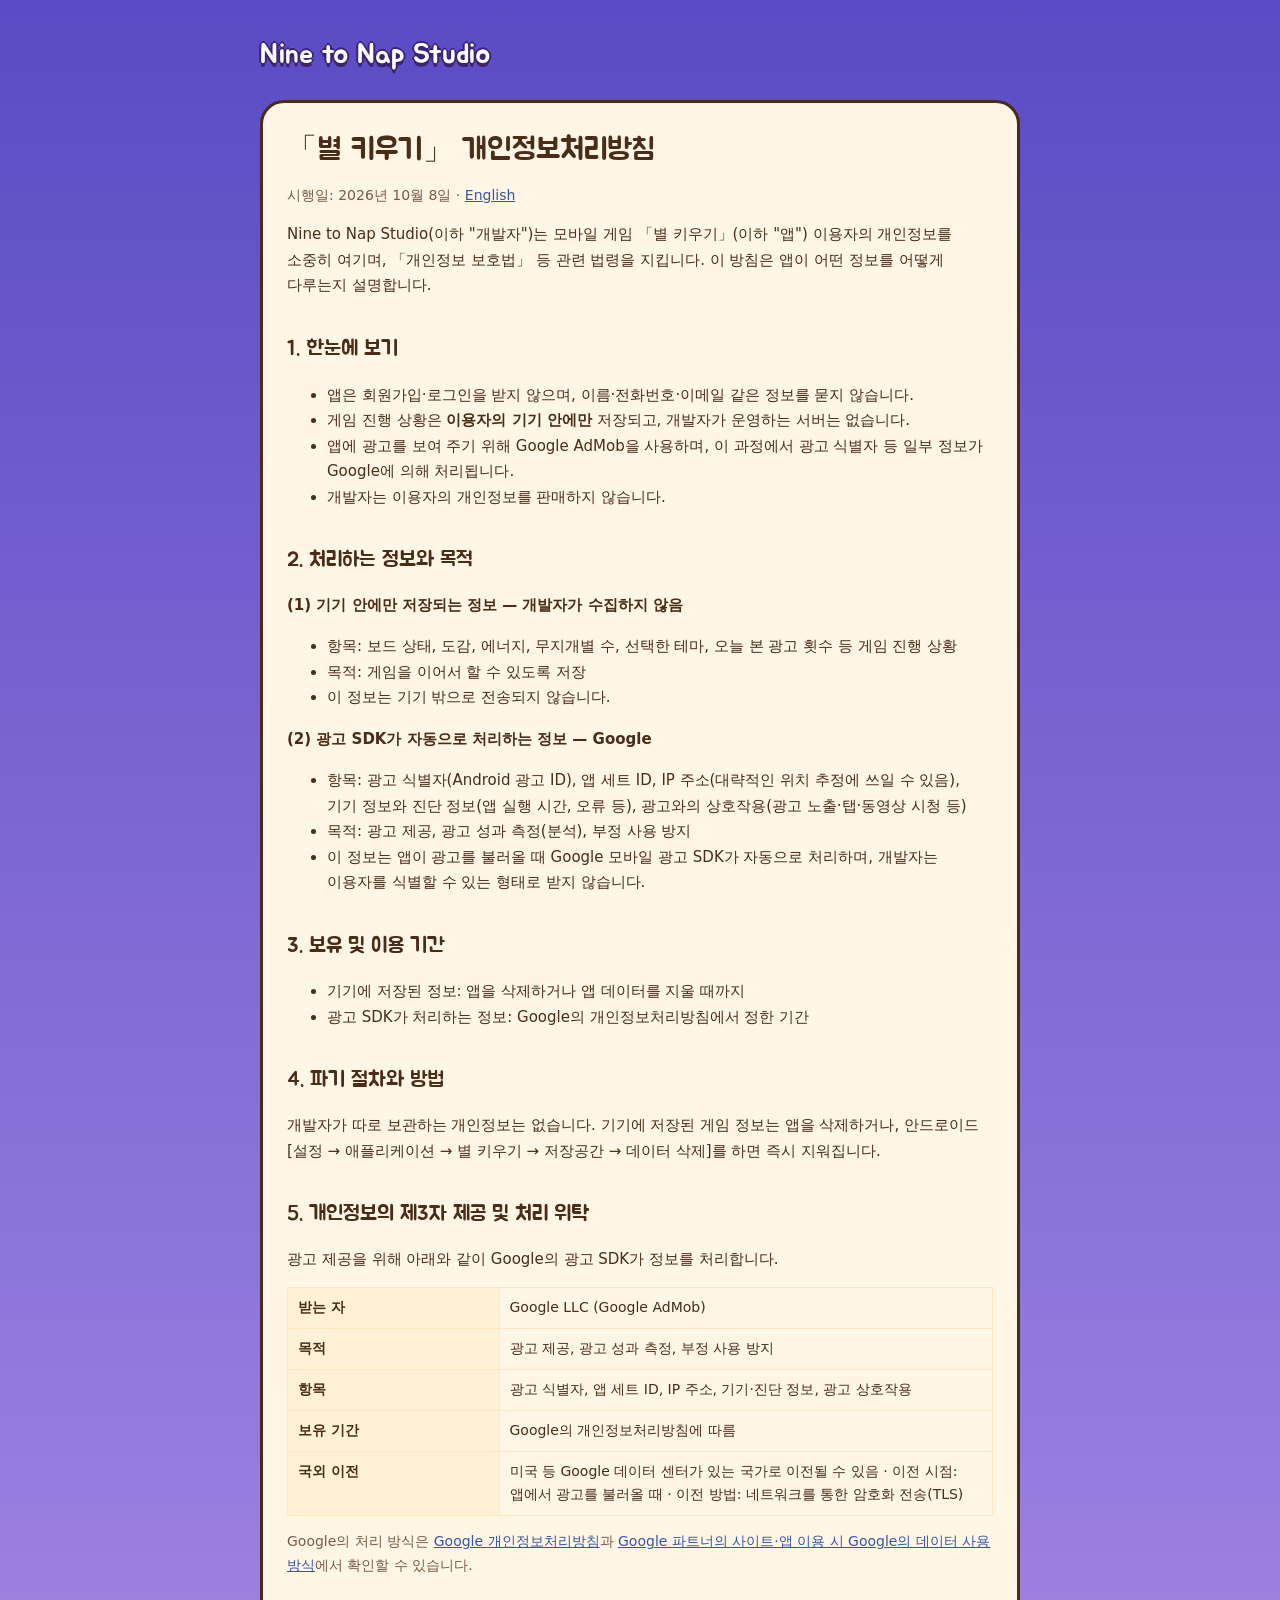
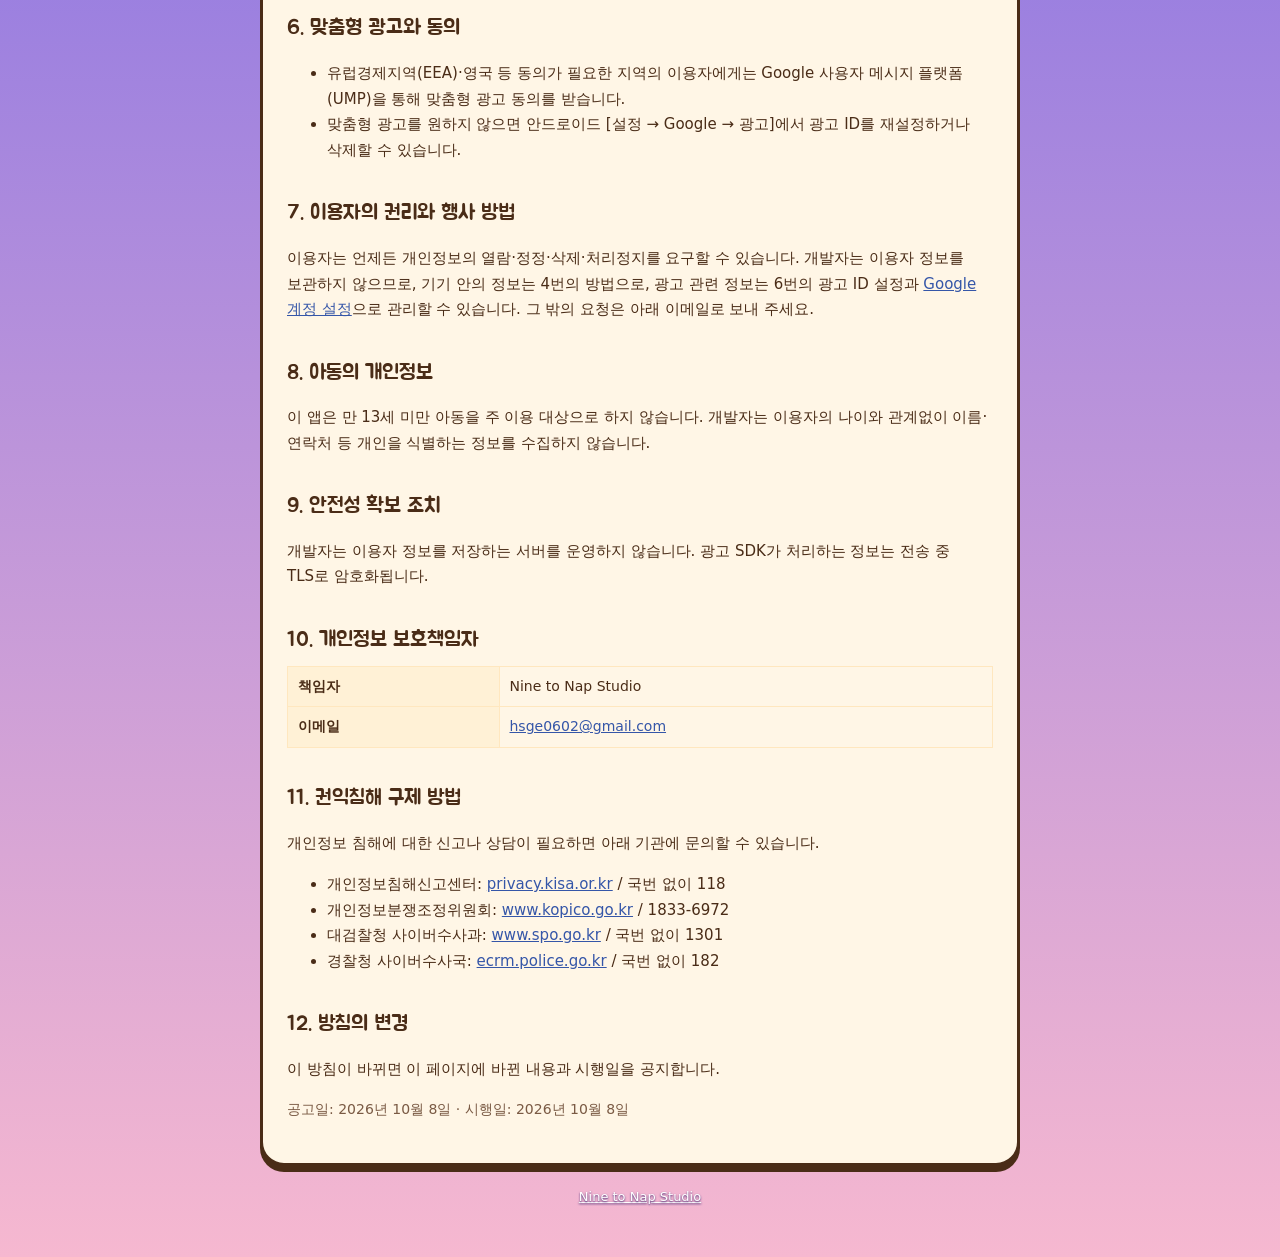
<file: star-merge/privacy.html>
<!doctype html>
<html lang="ko">
  <head>
    <meta charset="utf-8" />
    <meta name="viewport" content="width=device-width, initial-scale=1" />
    <title>별 키우기 개인정보처리방침 · Nine to Nap Studio</title>
    <link rel="preconnect" href="https://fonts.googleapis.com" />
    <link rel="preconnect" href="https://fonts.gstatic.com" crossorigin />
    <link href="https://fonts.googleapis.com/css2?family=Jua&display=swap" rel="stylesheet" />
    <link rel="stylesheet" href="/style.css" />
  </head>
  <body>
    <a class="brand" href="/">Nine to Nap Studio</a>

    <main class="card">
      <h1>「별 키우기」 개인정보처리방침</h1>
      <p class="muted">시행일: 2026년 10월 8일 · <a href="/star-merge/privacy-en.html">English</a></p>

      <p>
        Nine to Nap Studio(이하 "개발자")는 모바일 게임 「별 키우기」(이하 "앱") 이용자의 개인정보를 소중히 여기며,
        「개인정보 보호법」 등 관련 법령을 지킵니다. 이 방침은 앱이 어떤 정보를 어떻게 다루는지 설명합니다.
      </p>

      <h2>1. 한눈에 보기</h2>
      <ul>
        <li>앱은 회원가입·로그인을 받지 않으며, 이름·전화번호·이메일 같은 정보를 묻지 않습니다.</li>
        <li>게임 진행 상황은 <strong>이용자의 기기 안에만</strong> 저장되고, 개발자가 운영하는 서버는 없습니다.</li>
        <li>앱에 광고를 보여 주기 위해 Google AdMob을 사용하며, 이 과정에서 광고 식별자 등 일부 정보가 Google에 의해 처리됩니다.</li>
        <li>개발자는 이용자의 개인정보를 판매하지 않습니다.</li>
      </ul>

      <h2>2. 처리하는 정보와 목적</h2>
      <p><strong>(1) 기기 안에만 저장되는 정보 — 개발자가 수집하지 않음</strong></p>
      <ul>
        <li>항목: 보드 상태, 도감, 에너지, 무지개별 수, 선택한 테마, 오늘 본 광고 횟수 등 게임 진행 상황</li>
        <li>목적: 게임을 이어서 할 수 있도록 저장</li>
        <li>이 정보는 기기 밖으로 전송되지 않습니다.</li>
      </ul>
      <p><strong>(2) 광고 SDK가 자동으로 처리하는 정보 — Google</strong></p>
      <ul>
        <li>
          항목: 광고 식별자(Android 광고 ID), 앱 세트 ID, IP 주소(대략적인 위치 추정에 쓰일 수 있음), 기기 정보와 진단 정보(앱 실행 시간,
          오류 등), 광고와의 상호작용(광고 노출·탭·동영상 시청 등)
        </li>
        <li>목적: 광고 제공, 광고 성과 측정(분석), 부정 사용 방지</li>
        <li>이 정보는 앱이 광고를 불러올 때 Google 모바일 광고 SDK가 자동으로 처리하며, 개발자는 이용자를 식별할 수 있는 형태로 받지 않습니다.</li>
      </ul>

      <h2>3. 보유 및 이용 기간</h2>
      <ul>
        <li>기기에 저장된 정보: 앱을 삭제하거나 앱 데이터를 지울 때까지</li>
        <li>광고 SDK가 처리하는 정보: Google의 개인정보처리방침에서 정한 기간</li>
      </ul>

      <h2>4. 파기 절차와 방법</h2>
      <p>
        개발자가 따로 보관하는 개인정보는 없습니다. 기기에 저장된 게임 정보는 앱을 삭제하거나, 안드로이드 [설정 → 애플리케이션 → 별 키우기 →
        저장공간 → 데이터 삭제]를 하면 즉시 지워집니다.
      </p>

      <h2>5. 개인정보의 제3자 제공 및 처리 위탁</h2>
      <p>광고 제공을 위해 아래와 같이 Google의 광고 SDK가 정보를 처리합니다.</p>
      <table>
        <tr>
          <th>받는 자</th>
          <td>Google LLC (Google AdMob)</td>
        </tr>
        <tr>
          <th>목적</th>
          <td>광고 제공, 광고 성과 측정, 부정 사용 방지</td>
        </tr>
        <tr>
          <th>항목</th>
          <td>광고 식별자, 앱 세트 ID, IP 주소, 기기·진단 정보, 광고 상호작용</td>
        </tr>
        <tr>
          <th>보유 기간</th>
          <td>Google의 개인정보처리방침에 따름</td>
        </tr>
        <tr>
          <th>국외 이전</th>
          <td>
            미국 등 Google 데이터 센터가 있는 국가로 이전될 수 있음 · 이전 시점: 앱에서 광고를 불러올 때 · 이전 방법: 네트워크를 통한 암호화
            전송(TLS)
          </td>
        </tr>
      </table>
      <p class="muted">
        Google의 처리 방식은
        <a href="https://policies.google.com/privacy?hl=ko" rel="noopener">Google 개인정보처리방침</a>과
        <a href="https://policies.google.com/technologies/partner-sites?hl=ko" rel="noopener">Google 파트너의 사이트·앱 이용 시 Google의 데이터 사용 방식</a>에서
        확인할 수 있습니다.
      </p>

      <h2>6. 맞춤형 광고와 동의</h2>
      <ul>
        <li>유럽경제지역(EEA)·영국 등 동의가 필요한 지역의 이용자에게는 Google 사용자 메시지 플랫폼(UMP)을 통해 맞춤형 광고 동의를 받습니다.</li>
        <li>맞춤형 광고를 원하지 않으면 안드로이드 [설정 → Google → 광고]에서 광고 ID를 재설정하거나 삭제할 수 있습니다.</li>
      </ul>

      <h2>7. 이용자의 권리와 행사 방법</h2>
      <p>
        이용자는 언제든 개인정보의 열람·정정·삭제·처리정지를 요구할 수 있습니다. 개발자는 이용자 정보를 보관하지 않으므로, 기기 안의 정보는
        4번의 방법으로, 광고 관련 정보는 6번의 광고 ID 설정과 <a href="https://myaccount.google.com/" rel="noopener">Google 계정 설정</a>으로 관리할
        수 있습니다. 그 밖의 요청은 아래 이메일로 보내 주세요.
      </p>

      <h2>8. 아동의 개인정보</h2>
      <p>
        이 앱은 만 13세 미만 아동을 주 이용 대상으로 하지 않습니다. 개발자는 이용자의 나이와 관계없이 이름·연락처 등 개인을 식별하는 정보를
        수집하지 않습니다.
      </p>

      <h2>9. 안전성 확보 조치</h2>
      <p>
        개발자는 이용자 정보를 저장하는 서버를 운영하지 않습니다. 광고 SDK가 처리하는 정보는 전송 중 TLS로 암호화됩니다.
      </p>

      <h2>10. 개인정보 보호책임자</h2>
      <table>
        <tr>
          <th>책임자</th>
          <td>Nine to Nap Studio</td>
        </tr>
        <tr>
          <th>이메일</th>
          <td><a href="mailto:hsge0602@gmail.com">hsge0602@gmail.com</a></td>
        </tr>
      </table>

      <h2>11. 권익침해 구제 방법</h2>
      <p>개인정보 침해에 대한 신고나 상담이 필요하면 아래 기관에 문의할 수 있습니다.</p>
      <ul>
        <li>개인정보침해신고센터: <a href="https://privacy.kisa.or.kr" rel="noopener">privacy.kisa.or.kr</a> / 국번 없이 118</li>
        <li>개인정보분쟁조정위원회: <a href="https://www.kopico.go.kr" rel="noopener">www.kopico.go.kr</a> / 1833-6972</li>
        <li>대검찰청 사이버수사과: <a href="https://www.spo.go.kr" rel="noopener">www.spo.go.kr</a> / 국번 없이 1301</li>
        <li>경찰청 사이버수사국: <a href="https://ecrm.police.go.kr" rel="noopener">ecrm.police.go.kr</a> / 국번 없이 182</li>
      </ul>

      <h2>12. 방침의 변경</h2>
      <p>이 방침이 바뀌면 이 페이지에 바뀐 내용과 시행일을 공지합니다.</p>
      <p class="muted">공고일: 2026년 10월 8일 · 시행일: 2026년 10월 8일</p>
    </main>

    <footer><a href="/">Nine to Nap Studio</a></footer>
  </body>
</html>
</file>
<file: style.css>
:root {
  --sky-top: #5b4bc4;
  --sky-mid: #9a7fe0;
  --sky-bottom: #f6b8d0;
  --ink: #4a2c17;
  --ink-soft: #7a5a44;
  --ink-purple: #3b2470;
  --cream: #fff6e6;
  --cream-deep: #ffe7bf;
}

* {
  box-sizing: border-box;
}

html {
  background: var(--sky-bottom);
}

/* 긴 문서도 끝까지 하늘이 이어지도록 body 높이 전체에 그라데이션 (fixed 는 iOS 미지원) */
body {
  margin: 0;
  min-height: 100vh;
  padding: 32px 16px 48px;
  background: linear-gradient(180deg, var(--sky-top) 0%, var(--sky-mid) 55%, var(--sky-bottom) 100%);
  color: var(--ink);
  font-family: system-ui, -apple-system, 'Apple SD Gothic Neo', 'Noto Sans KR', sans-serif;
  line-height: 1.7;
  word-break: keep-all;
  overflow-wrap: break-word;
}

.brand,
h1,
h2,
.card-title {
  font-family: 'Jua', system-ui, sans-serif;
  font-weight: 400;
}

.brand {
  display: block;
  max-width: 760px;
  margin: 0 auto 20px;
  color: #ffffff;
  font-size: 28px;
  text-decoration: none;
  text-shadow:
    2px 0 var(--ink-purple),
    -2px 0 var(--ink-purple),
    0 2px var(--ink-purple),
    0 -2px var(--ink-purple),
    0 4px var(--ink-purple);
}

.card {
  max-width: 760px;
  margin: 0 auto 20px;
  padding: 28px 24px;
  border: 3px solid var(--ink);
  border-radius: 24px;
  background: var(--cream);
  box-shadow: 0 6px 0 var(--ink);
}

h1 {
  margin: 0 0 8px;
  font-size: 30px;
  line-height: 1.3;
}

h2 {
  margin: 32px 0 8px;
  font-size: 21px;
}

p,
li {
  font-size: 15px;
}

.muted {
  color: var(--ink-soft);
  font-size: 14px;
}

a {
  color: #3556a8;
}

table {
  width: 100%;
  margin: 8px 0;
  border-collapse: collapse;
  font-size: 14px;
}

th,
td {
  padding: 8px 10px;
  border: 1.5px solid var(--cream-deep);
  vertical-align: top;
  text-align: left;
}

th {
  width: 30%;
  background: #fff1d6;
  font-weight: 600;
}

.game {
  display: flex;
  gap: 16px;
  align-items: center;
}

.game img {
  flex-shrink: 0;
  width: 84px;
  height: 84px;
  border: 3px solid var(--ink);
  border-radius: 22px;
}

.card-title {
  margin: 0;
  font-size: 24px;
}

.badge {
  display: inline-block;
  padding: 1px 10px;
  border: 2px solid var(--ink);
  border-radius: 999px;
  background: #ffd447;
  font-size: 12px;
  font-weight: 600;
}

.links {
  display: flex;
  flex-wrap: wrap;
  gap: 8px 16px;
  margin-top: 6px;
}

footer {
  max-width: 760px;
  margin: 0 auto;
  color: #ffffff;
  font-size: 13px;
  text-align: center;
  text-shadow: 0 1px 2px var(--ink-purple);
}

footer a {
  color: #ffffff;
}
</file>
